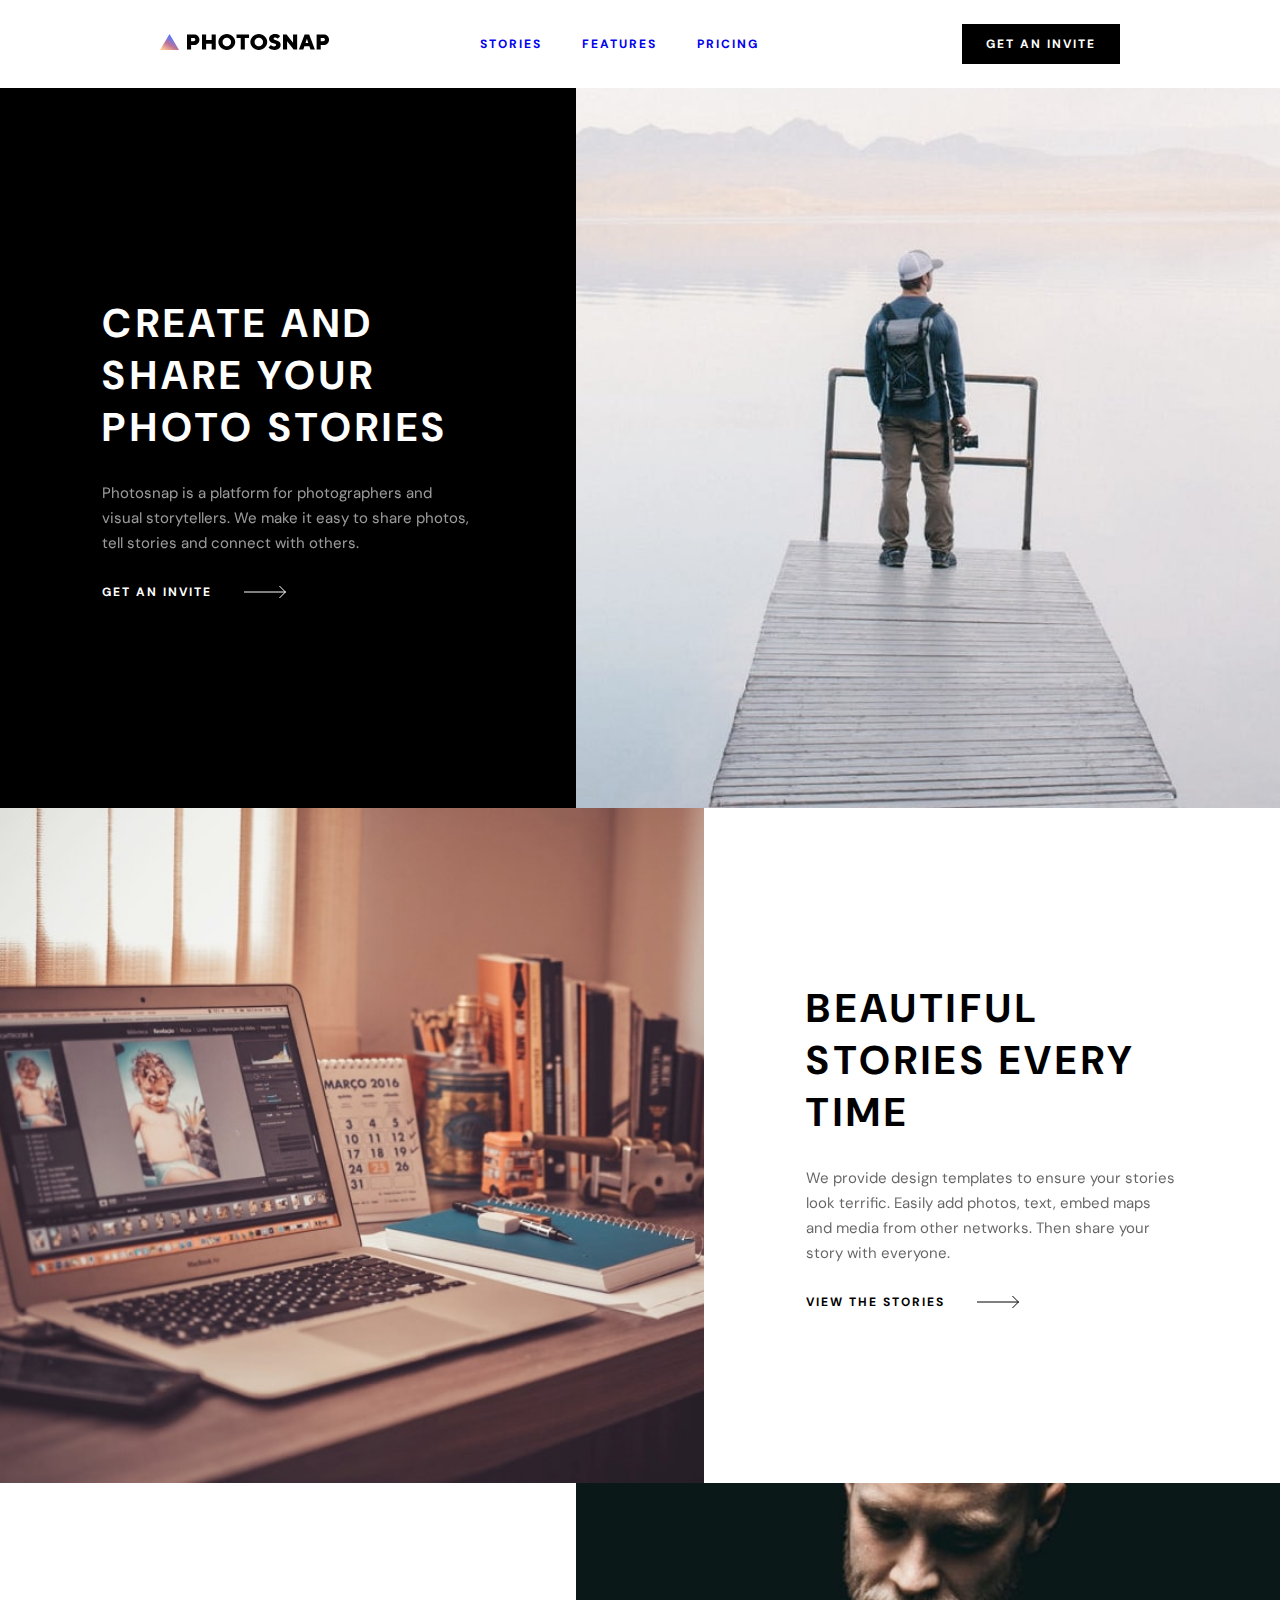
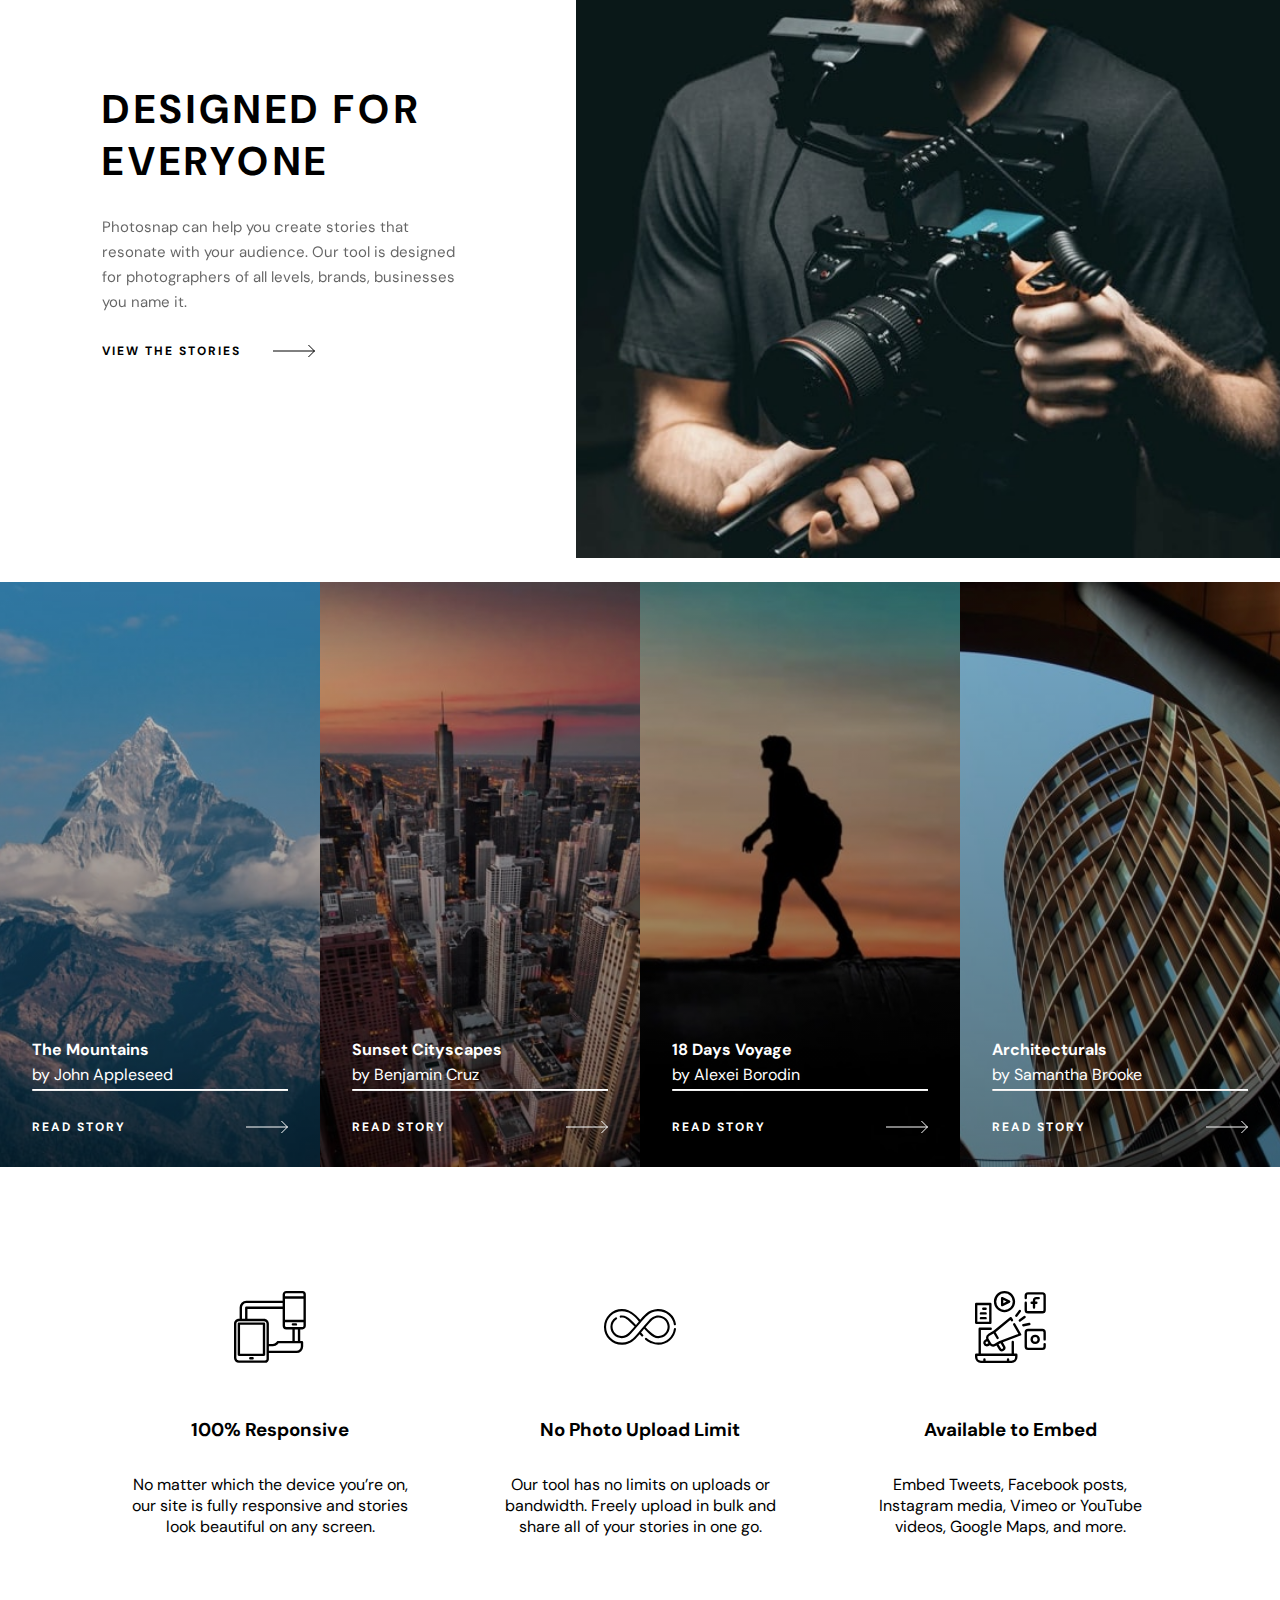
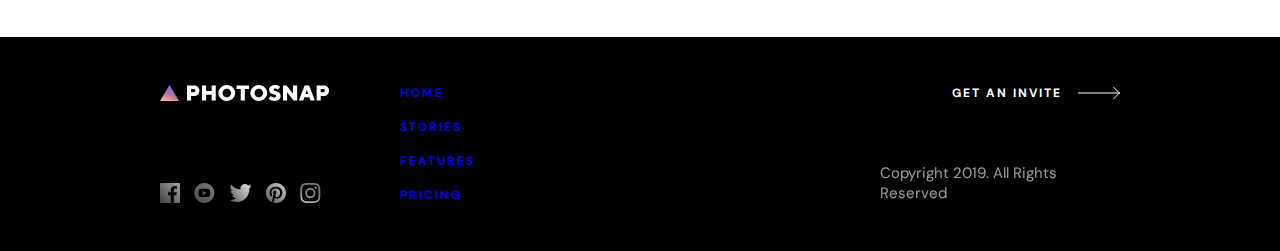
<file: index.html>
<!DOCTYPE html>
<html lang="en">
<head>
  <meta charset="UTF-8">
  <meta name="viewport" content="width=device-width, initial-scale=1.0">
  <link href="https://fonts.googleapis.com/css2?family=DM+Sans:wght@400;700&display=swap" rel="stylesheet">
  <link rel="stylesheet" href="./stylesheets/main.css">
  <link rel="icon" type="image/png" sizes="32x32" href="./assets/favicon-32x32.png">
  
  <title>Frontend Mentor | Photosnap Website Challenge</title>
</head>
<body>
  
  <header class="header">

    <div class="headerIcons">
      <a href="/index.html"><img src="./assets/shared/desktop/logo.svg" alt="Logo" class="logo"></a>
      <img src="./assets/shared/mobile/menu.svg" alt="" class="openMenu">
      <img src="./assets/shared/mobile/close.svg" alt="" class="closeMenu">
    </div>
    <div class="test">
      <nav class="nav">
        <ul class="mainNav">
          <li class="mainNavLink"><a href="/stories.html">Stories</a></li>
          <li class="mainNavLink"><a href="/features.html">Features</a></li>
          <li class="mainNavLink"><a href="/pricing.html">Pricing</a></li>
        </ul>
      </nav>
      <button class="btn1 headerBtn">Get an invite</button>
  
    </div>
    
    
    
  </header>
    <div class="sectionOne">
      <div class="heroText home-heroText">
        <h1>Create and share your photo Stories</h1>
        <p>Photosnap is a platform for photographers and visual storytellers. We make it easy to share photos, tell stories and connect with others.</p>
        <div class="link">
          <a href="#" class="btnW" >get an invite</a> 
          <img src="./assets/shared/desktop/arrowWhite.svg" alt="">
        </div>
      </div>
      <img src="/assets/home/desktop/create-and-share.jpg" alt="" class="imgOne image">
    </div>
    
    <div class="sectionTwo">
      <img src="/assets/home/desktop/beautiful-stories.jpg" alt="" class="imgHm image">
      <div class="textBox">
        <h1>Beautiful stories every time</h1>
        <p>We provide design templates to ensure your stories look terrific. Easily add photos, text, embed maps and media from other networks. Then share your story with everyone.</p>
        <div class="link">
          <a href="#" class="btnB">View the stories</a>
          <img src="./assets/shared/desktop/arrow.svg" alt="">
        </div>
      </div>
    </div>

    <div class="sectionThree">
      <div class="textBox">
        <h1>Designed for everyone</h1>
        <p>Photosnap can help you create stories that resonate with your audience. Our tool is designed for photographers of all levels, brands, businesses you name it. </p>
        <div class="link">
          <a href="#" class="btnB">View the stories</a>
          <img src="./assets/shared/desktop/arrow.svg" alt="">
        </div>
      </div>
      <img src="./assets/home/desktop/designed-for-everyone.jpg" alt="" class="imgHm image">
    </div>
    

    


  <div class="imgCards">
    <div class="imgCard imgCard1">
        <h4>The Mountains</h4>
        <p>by John Appleseed</p>
        <hr>
        <div class="link">
          <a href="#" class="btnW">Read Story</a>
          <img src="./assets/shared/desktop/arrowWhite.svg" alt="">
        </div>
    </div>
    <div class="imgCard imgCard2">
        <h4>Sunset Cityscapes</h4>
        <p>by Benjamin Cruz</p>
        <hr>
        <div class="link">
          <a href="#" class="btnW">Read Story</a>
          <img src="./assets/shared/desktop/arrowWhite.svg" alt="">
        </div>
    </div>
    <div class="imgCard imgCard3">
        <h4>18 Days Voyage</h4>
        <p>by Alexei Borodin</p>
        <hr>
        <div class="link">
          <a href="#" class="btnW">Read Story</a>
          <img src="./assets/shared/desktop/arrowWhite.svg" alt="">
        </div>
    </div>
    <div class="imgCard imgCard4">
        <h4>Architecturals</h4>
        <p>by Samantha Brooke</p>
        <hr>
        <div class="link">
          <a href="#" class="btnW">Read Story</a>
          <img src="./assets/shared/desktop/arrowWhite.svg" alt="">
        </div>
    </div>
  </div>

  <div class="featuresSection">
    <div class="responsive">    
      <img src="./assets/features/desktop/responsive.svg" alt="" class="">
    </div>
    <div class="noLimit">
      <img src="./assets/features/desktop/no-limit.svg" alt="" class="noLimit">
    </div>
    <div class="embed">
      <img src="./assets/features/desktop/embed.svg" alt="" class="embed">
    </div>

    <div class="featureRes feature">
      <h3>100% Responsive</h3>
      <p>No matter which the device you’re on, our site is fully responsive and stories look beautiful on any screen.</p>
    </div>
    <div class="featureLimit feature">
      
      <h3>No Photo Upload Limit</h3>
      <p>Our tool has no limits on uploads or bandwidth. Freely upload in bulk and share all of your stories in one go.</p>
    </div>
    <div class="featureEmbed feature">
      <h3>Available to Embed</h3>
      <p> Embed Tweets, Facebook posts, Instagram media, Vimeo or YouTube videos, Google Maps, and more.</p>
    </div>
  </div>
  
  <footer>
    <div class="logoNav">
      <img src="./assets/shared/desktop/logowhite.svg" alt="" class="logoWhite">

      <div class="socialLinks">
        <img src="./assets/shared/desktop/facebook.svg" alt="" class="facebook socialLink">
        <img src="./assets/shared/desktop/youtube.svg" alt="" class="youtube socialLink">
        <img src="./assets/shared/desktop/twitter.svg" alt="" class="twitter socialLink">
        <img src="./assets/shared/desktop/pinterest.svg" alt="" class="pinterest socialLink">
        <img src="./assets/shared/desktop/instagram.svg" alt="" class="instagram socialLink">
      </div>
    </div>
    <nav >
      <ul class="footerNav">
        <li class="footerNavLink"><a href="/index.html">Home</a></li>
        <li class="footerNavLink"><a href="/stories.html">Stories</a></li>
        <li class="footerNavLink"><a href="/features.html">Features</a></li>
        <li class="footerNavLink"><a href="/pricing.html">Pricing</a></li>
      </ul>
    </nav>
    <div class="rights">
      <div class="link spaceLink">
        <a href="#" class="btnW">get an invite</a> 
        <img src="./assets/shared/desktop/arrowWhite.svg" alt="">
      </div>
      <p>Copyright 2019. All Rights Reserved</p>
    </div>
    
  </footer>


  <script src="./main.js"></script>
</body>
</html>
</file>
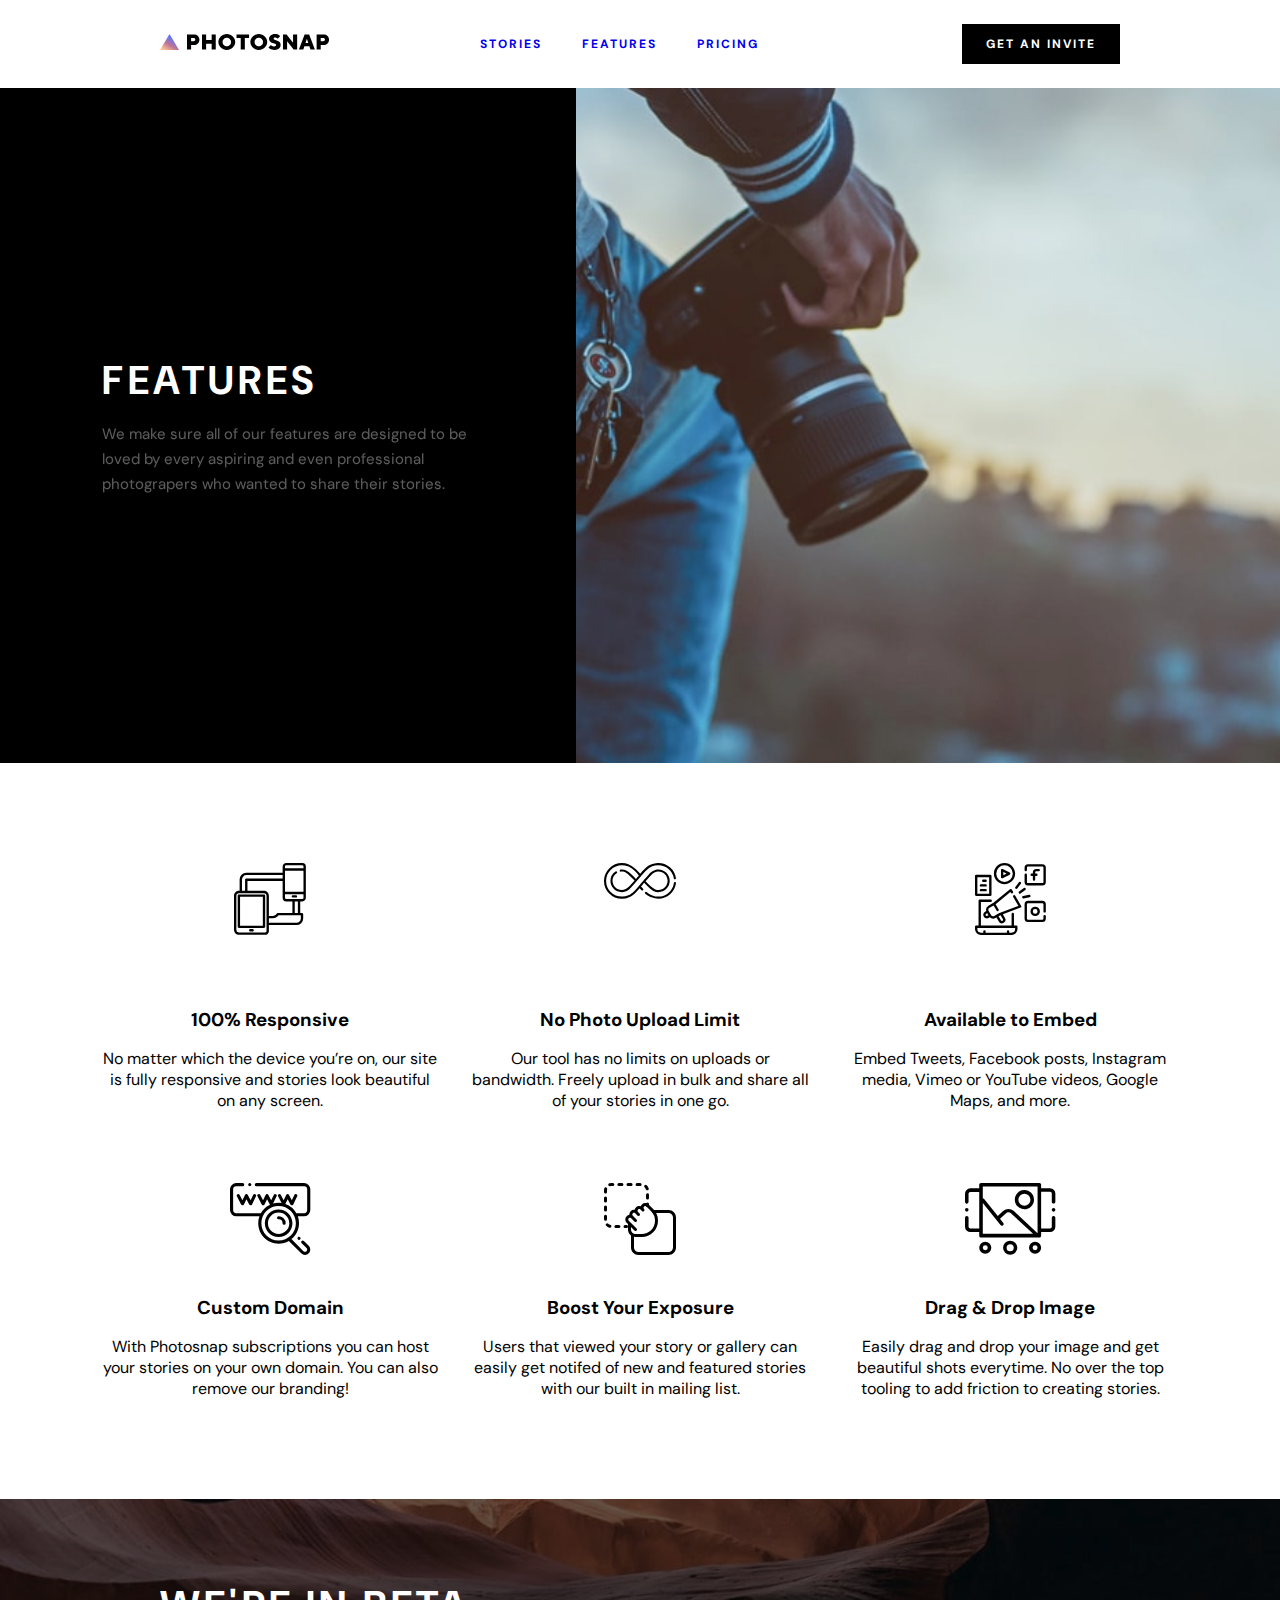
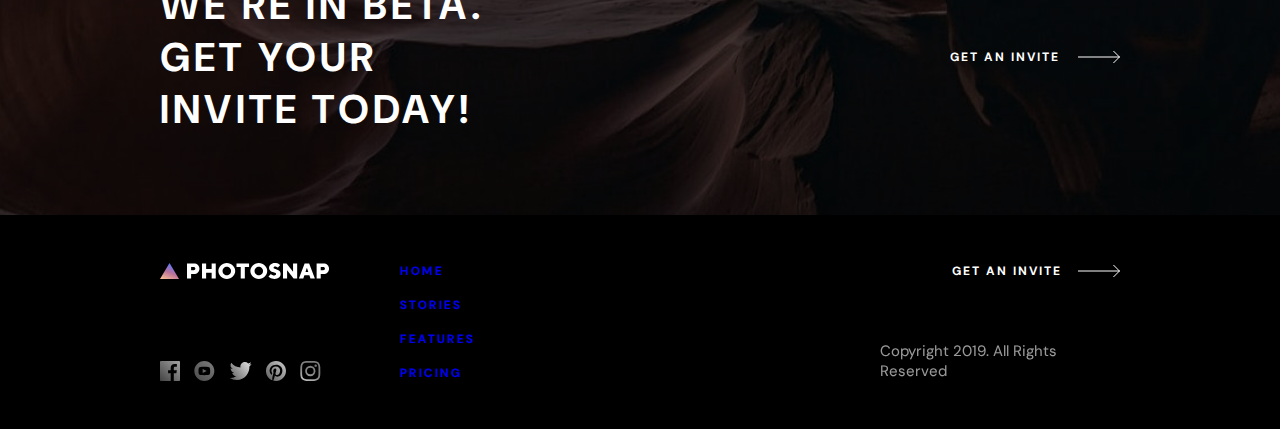
<file: features.html>
<!DOCTYPE html>
<html lang="en">
<head>
  <meta charset="UTF-8">
  <meta name="viewport" content="width=device-width, initial-scale=1.0">
  <link href="https://fonts.googleapis.com/css2?family=DM+Sans:wght@400;700&display=swap" rel="stylesheet">
  <link rel="stylesheet" href="./stylesheets/main.css">

  <link rel="icon" type="image/png" sizes="32x32" href="./assets/favicon-32x32.png">
  
  <title>Frontend Mentor | Photosnap Website Challenge</title>
</head>
<body>

  <header class="header">

    <div class="headerIcons">
      <a href="/index.html"><img src="./assets/shared/desktop/logo.svg" alt="Logo" class="logo"></a>
      <img src="./assets/shared/mobile/menu.svg" alt="" class="openMenu">
      <img src="./assets/shared/mobile/close.svg" alt="" class="closeMenu">
    </div>
    <div class="test">
      <nav class="nav">
        <ul class="mainNav">
          <li class="mainNavLink"><a href="/stories.html">Stories</a></li>
          <li class="mainNavLink"><a href="/features.html">Features</a></li>
          <li class="mainNavLink"><a href="/pricing.html">Pricing</a></li>
        </ul>
      </nav>
      <button class="btn1 headerBtn">Get an invite</button>
  
    </div>
    
    
    
  </header>

  <div class="heroFeatures hero">
    <div class="heroText features-heroText">
      <h1>Features</h1>
      <p>We make sure all of our features are designed to be loved by every aspiring and even professional photograpers who wanted to share their stories.</p>
    </div>
    <img src="./assets/features/desktop/hero.jpg" alt="" class="image imageSide imageFeatures">
  </div>

  <div class="featuredMain">
    
    <div class="responsive feature">    
      <img src="./assets/features/desktop/responsive.svg" alt="" class="">
    </div>
    <div class="noLimit feature">
      <img src="./assets/features/desktop/no-limit.svg" alt="" class="noLimit">
    </div>
    <div class="embed feature">
      <img src="./assets/features/desktop/embed.svg" alt="" class="embed">
    </div>

    <div class="featureHome featureRes">
      <h3>100% Responsive</h3>
      <p>No matter which the device you’re on, our site is fully responsive and stories look beautiful on any screen.</p>
    </div>
    <div class="featureHome featureLimit">
      
      <h3>No Photo Upload Limit</h3>
      <p>Our tool has no limits on uploads or bandwidth. Freely upload in bulk and share all of your stories in one go.</p>
    </div>
    <div class="featureHome featureEmbed">
      <h3>Available to Embed</h3>
      <p> Embed Tweets, Facebook posts, Instagram media, Vimeo or YouTube videos, Google Maps, and more.</p>
    </div>

    <div class="domain">
      <img src="./assets/features/desktop/custom-domain.svg" alt="">
    </div>
    <div class="exposure">
      <img src="./assets/features/desktop/boost-exposure.svg" alt="">
    </div>
    <div class="drag-drop">
      <img src="./assets/features/desktop/drag-drop.svg" alt="">
    </div>

    <div class="featureHome featureDomain">
      <h3>Custom Domain</h3>
      <p>With Photosnap subscriptions you can host your stories on your own domain. You can also remove our branding!</p>
    </div>
    <div class="featureHome featureExp">
      <h3>Boost Your Exposure</h3>
      <p>Users that viewed your story or gallery can easily get notifed of new and featured stories with our built in mailing list.</p>
    </div>
    <div class="featureHome featureDrag">
      <h3>Drag & Drop Image</h3>
      <p>Easily drag and drop your image and get beautiful shots everytime. No over the top tooling to add friction to creating stories.</p>
    </div>
    <!-- <div class="featureMain feature">
      <img src="./assets/features/desktop/no-limit.svg" alt="">
      <h3>100% Responsive</h3>
      <p>No matter which the device you’re on, our site is fully responsive and stories look beautiful on any screen.</p>
    </div>
    <div class="featureMain feature">
      <img src="./assets/features/desktop/embed.svg" alt="">
      <h3>No Photo Upload Limit</h3>
      <p>Our tool has no limits on uploads or bandwidth. Freely upload in bulk and share all of your stories in one go.</p>
    </div>
    <div class="featureMain feature">
      <img src="./assets/features/desktop/responsive.svg" alt="">
      <h3>Available to Embed</h3>
      <p> Embed Tweets, Facebook posts, Instagram media, Vimeo or YouTube videos, Google Maps, and more.</p>
    </div>
    <div class="featureMain feature">
      <img src="./assets/features/desktop/custom-domain.svg" alt="">
      <h3>Custom Domain</h3>
      <p>With Photosnap subscriptions you can host your stories on your own domain. You can also remove our branding!</p>
    </div>
    <div class="featureMain feature">
      <img src="./assets/features/desktop/boost-exposure.svg" alt="">
      <h3>Boost Your Exposure</h3>
      <p>Users that viewed your story or gallery can easily get notifed of new and featured stories with our built in mailing list.</p>
    </div>
    <div class="featureMain feature">
      <img src="./assets/features/desktop/drag-drop.svg" alt="">
      <h3>Drag & Drop Image</h3>
      <p>Easily drag and drop your image and get beautiful shots everytime. No over the top tooling to add friction to creating stories.</p>
    </div> -->
  </div>

  <div class="footerBanner">
    <h1>We're in Beta. Get your invite today!</h1>
    <div class="link bannerLink">
      <a href="#" class="btnW" >get an invite</a> 
      <img src="./assets/shared/desktop/arrowWhite.svg" alt="">
    </div>
  </div>

  <footer>
    <div class="logoNav">
      <img src="./assets/shared/desktop/logowhite.svg" alt="" class="logoWhite">

      <div class="socialLinks">
        <img src="./assets/shared/desktop/facebook.svg" alt="" class="facebook socialLink">
        <img src="./assets/shared/desktop/youtube.svg" alt="" class="youtube socialLink">
        <img src="./assets/shared/desktop/twitter.svg" alt="" class="twitter socialLink">
        <img src="./assets/shared/desktop/pinterest.svg" alt="" class="pinterest socialLink">
        <img src="./assets/shared/desktop/instagram.svg" alt="" class="instagram socialLink">
      </div>
    </div>
    <nav >
      <ul class="footerNav">
        <li class="footerNavLink"><a href="/index.html">Home</a></li>
        <li class="footerNavLink"><a href="/stories.html">Stories</a></li>
        <li class="footerNavLink"><a href="/features.html">Features</a></li>
        <li class="footerNavLink"><a href="/pricing.html">Pricing</a></li>
      </ul>
    </nav>
    <div class="rights">
      <div class="link spaceLink">
        <a href="#" class="btnW">get an invite</a> 
        <img src="./assets/shared/desktop/arrowWhite.svg" alt="">
      </div>
      <p>Copyright 2019. All Rights Reserved</p>
    </div>
    
  </footer>


  <script src="./main.js"></script>
</body>
</html>
</file>
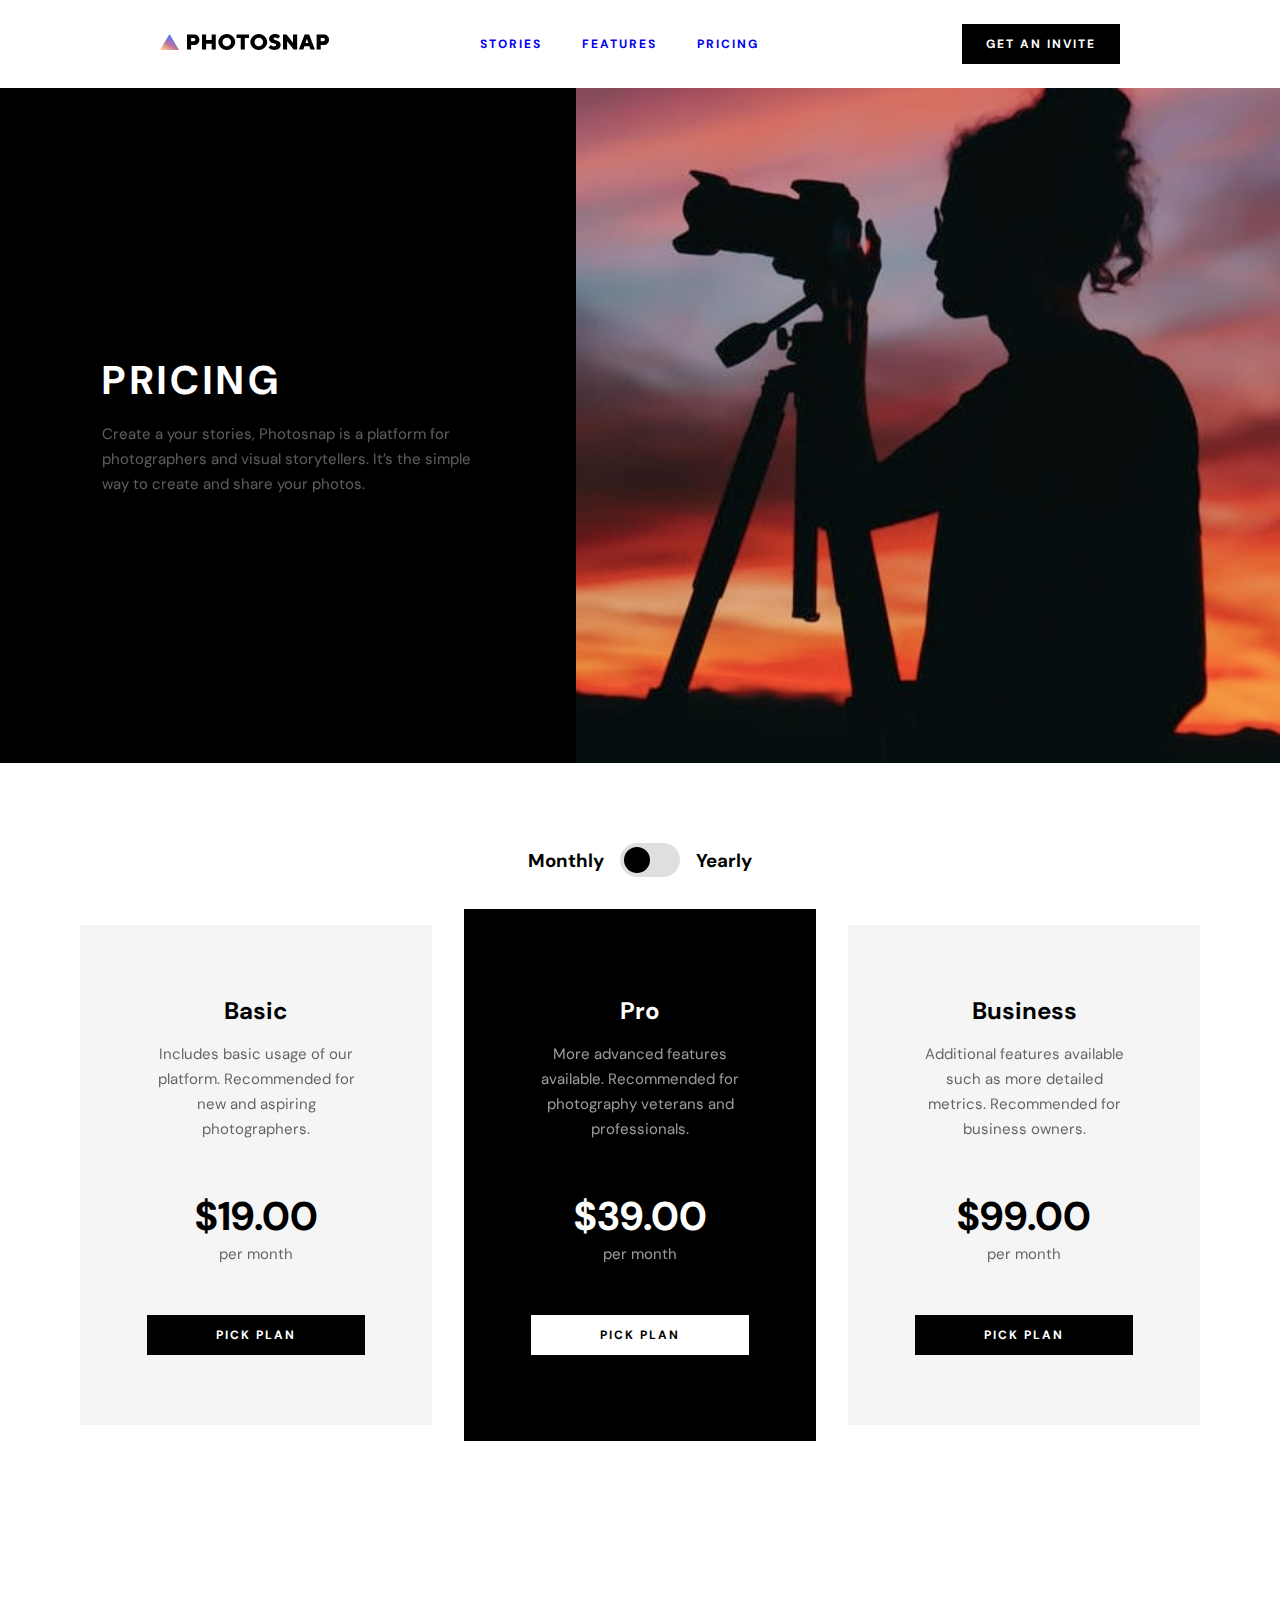
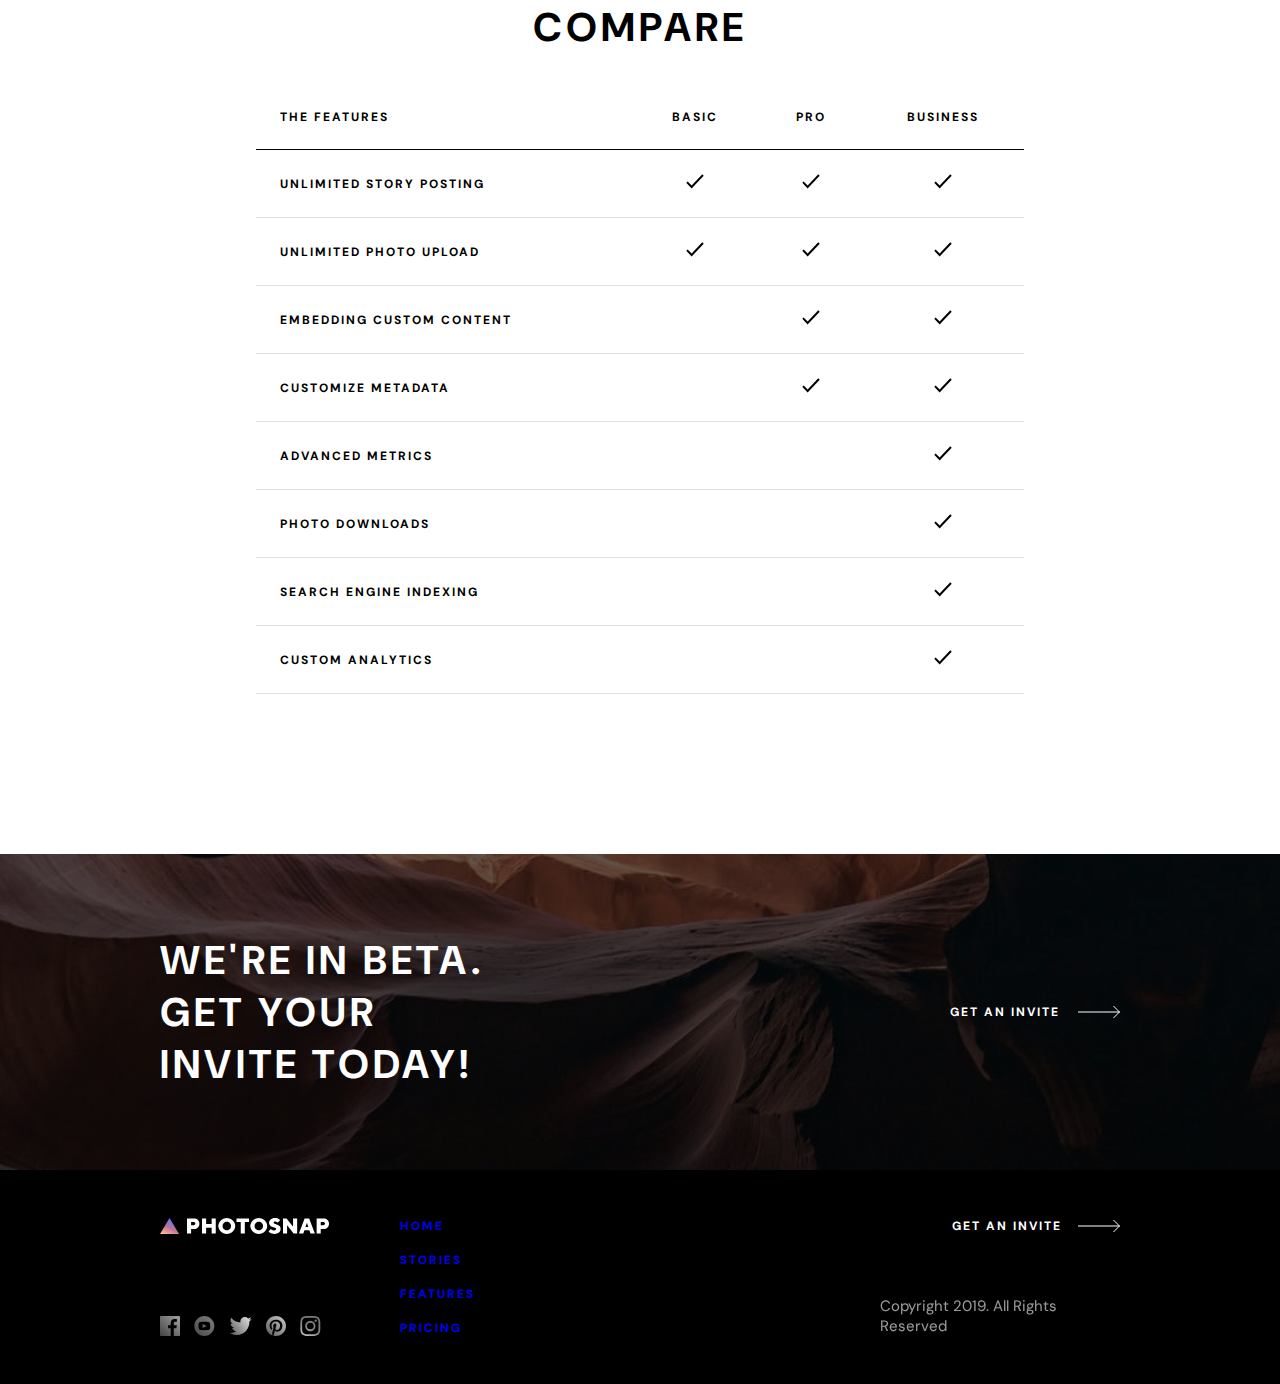
<file: pricing.html>
<!DOCTYPE html>
<html lang="en">
<head>
  <meta charset="UTF-8">
  <meta name="viewport" content="width=device-width, initial-scale=1.0">
  <link href="https://fonts.googleapis.com/css2?family=DM+Sans:wght@400;700&display=swap" rel="stylesheet">
  <link rel="stylesheet" href="./stylesheets/main.css">

  <link rel="icon" type="image/png" sizes="32x32" href="./assets/favicon-32x32.png">
  
  <title>Frontend Mentor | Photosnap Website Challenge</title>
</head>
<body>
  <header class="header">

    <div class="headerIcons">
      <a href="/index.html"><img src="./assets/shared/desktop/logo.svg" alt="Logo" class="logo"></a>
      <img src="./assets/shared/mobile/menu.svg" alt="" class="openMenu">
      <img src="./assets/shared/mobile/close.svg" alt="" class="closeMenu">
    </div>
    <div class="test">
      <nav class="nav">
        <ul class="mainNav">
          <li class="mainNavLink"><a href="/stories.html">Stories</a></li>
          <li class="mainNavLink"><a href="/features.html">Features</a></li>
          <li class="mainNavLink"><a href="/pricing.html">Pricing</a></li>
        </ul>
      </nav>
      <button class="btn1 headerBtn">Get an invite</button>
  
    </div>
    
    
    
  </header>

  <div class="heroPricing hero">
    <div class="heroText pricing-heroText">
      <h1>Pricing</h1>
      <p>Create a your stories, Photosnap is a platform for photographers and visual storytellers. It’s the simple way to create and share your photos.</p>
    </div>
    <img src="./assets/pricing/desktop/hero.jpg" alt="" class="image imageSide">
  </div>

  <div class="pricing">
    <div class="priceHead">
      <h3>Monthly</h3>
      <label class="switch">
        <input type="checkbox"  id='checkbox'>
        <span class="slider round"></span>
      </label>
      <h3>Yearly</h3>
    </div>
    <div class="pricingCards">
      <div class="pricingB price1 priceCard">
        <h2>Basic</h2>
        <p>Includes basic usage of our platform. Recommended for new and aspiring photographers.</p>
        <div class="charge plan1">
          <h1>$19.00</h1>
          <p>per month</p>
        </div>
        
        <button class="btn1">Pick Plan</button>
      </div>
      <div class="pricingPro priceCard">
        <h2>Pro</h2>
        <p>More advanced features available. Recommended for photography veterans and professionals.</p>
        <div class="charge plan2">
          <h1>$39.00</h1>
          <p>per month</p>
        </div>
       
        <button class="btn2">Pick Plan</button>
      </div>
      <div class="pricingB price2 priceCard">
        <h2>Business</h2>
        <p>Additional features available such as more detailed metrics. Recommended for business owners.</p>
        <div class="charge plan3">
          <h1>$99.00</h1>
          <p>per month</p>
        </div>
        
        <button class="btn1">Pick Plan</button>
      </div>
    </div>
    
  </div>

  <div class="comparison">
    <h2>Compare</h2>

    <table>
      <tr>
        <th class="featureHead">The Features</th>
        <th>Basic</th>
        <th>Pro</th>
        <th>Business</th>
      </tr>
      <tr>
        <td>Unlimited Story Posting</td>
        <td class="mark"><img src="./assets/pricing/desktop/check.svg" alt=""></td>
        <td class="mark"><img src="./assets/pricing/desktop/check.svg" alt=""></td>
        <td class="mark"><img src="./assets/pricing/desktop/check.svg" alt=""></td>
      </tr>
      <tr>
        <td>Unlimited Photo Upload</td>
        <td class="mark"><img src="./assets/pricing/desktop/check.svg" alt=""></td>
        <td class="mark"><img src="./assets/pricing/desktop/check.svg" alt=""></td>
        <td class="mark"><img src="./assets/pricing/desktop/check.svg" alt=""></td>
      </tr>
      <tr>
        <td>Embedding Custom Content</td>
        <td></td>
        <td class="mark"><img src="./assets/pricing/desktop/check.svg" alt=""></td>
        <td class="mark"><img src="./assets/pricing/desktop/check.svg" alt=""></td>
      </tr>
      <tr>
        <td>Customize Metadata</td>
        <td></td>
        <td class="mark"><img src="./assets/pricing/desktop/check.svg" alt=""></td>
        <td class="mark"><img src="./assets/pricing/desktop/check.svg" alt=""></td>
      </tr>
      <tr>
        <td>Advanced Metrics</td>
        <td></td>
        <td></td>
        <td class="mark"><img src="./assets/pricing/desktop/check.svg" alt=""></td>
      </tr>
      <tr>
        <td>Photo Downloads</td>
        <td></td>
        <td></td>
        <td class="mark"><img src="./assets/pricing/desktop/check.svg" alt=""></td>
      </tr>
      <tr>
        <td>Search Engine Indexing</td>
        <td></td>
        <td></td>
        <td class="mark"><img src="./assets/pricing/desktop/check.svg" alt=""></td>
      </tr>
      <tr>
        <td>Custom Analytics</td>
        <td></td>
        <td></td>
        <td class="mark"><img src="./assets/pricing/desktop/check.svg" alt=""></td>
      </tr>
    </table>
  </div>
 
  <div class="footerBanner">
    <h1>We're in Beta. Get your invite today!</h1>
    <div class="link bannerLink">
      <a href="#" class="btnW">get an invite</a>  
      <img src="./assets/shared/desktop/arrowWhite.svg" alt="">
    </div>
  </div>

  <footer>
    <div class="logoNav">
      <img src="./assets/shared/desktop/logowhite.svg" alt="" class="logoWhite">

      <div class="socialLinks">
        <img src="./assets/shared/desktop/facebook.svg" alt="" class="facebook socialLink">
        <img src="./assets/shared/desktop/youtube.svg" alt="" class="youtube socialLink">
        <img src="./assets/shared/desktop/twitter.svg" alt="" class="twitter socialLink">
        <img src="./assets/shared/desktop/pinterest.svg" alt="" class="pinterest socialLink">
        <img src="./assets/shared/desktop/instagram.svg" alt="" class="instagram socialLink">
      </div>
    </div>
    <nav >
      <ul class="footerNav">
        <li class="footerNavLink"><a href="/index.html">Home</a></li>
        <li class="footerNavLink"><a href="/stories.html">Stories</a></li>
        <li class="footerNavLink"><a href="/features.html">Features</a></li>
        <li class="footerNavLink"><a href="/pricing.html">Pricing</a></li>
      </ul>
    </nav>
    <div class="rights">
      <div class="link spaceLink">
        <a href="#" class="btnW">get an invite</a> 
        <img src="./assets/shared/desktop/arrowWhite.svg" alt="">
      </div>
      <p>Copyright 2019. All Rights Reserved</p>
    </div>
    
  </footer>

  
  
  
  

  

    <!-- Monthly
  Yearly

  Basic
  
   
  $190.00 per year
  

  Pro
  
  per month
  $390.00 per year
  Pick Plan

  
  
   per month
  $990.00 per year
  Pick Plan -->

  <script src="./main.js"></script>
</body>
</html>
</file>
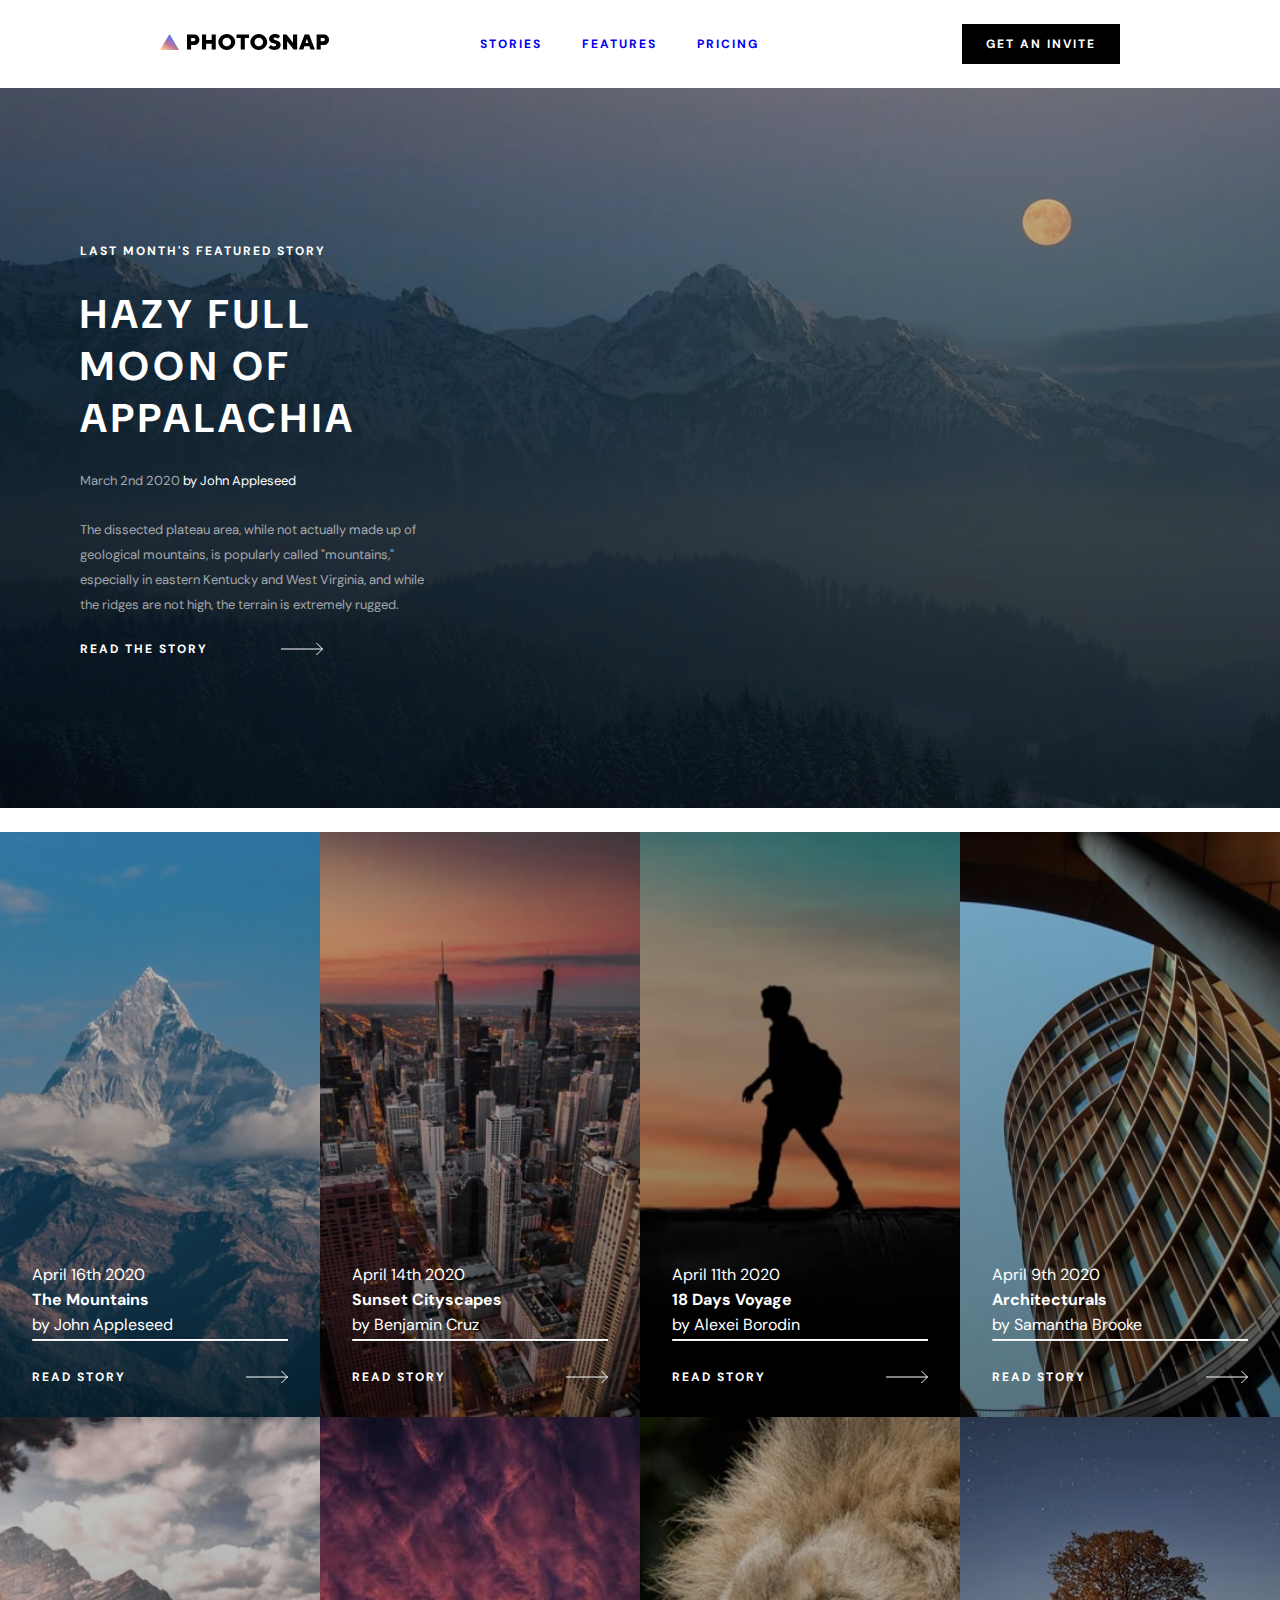
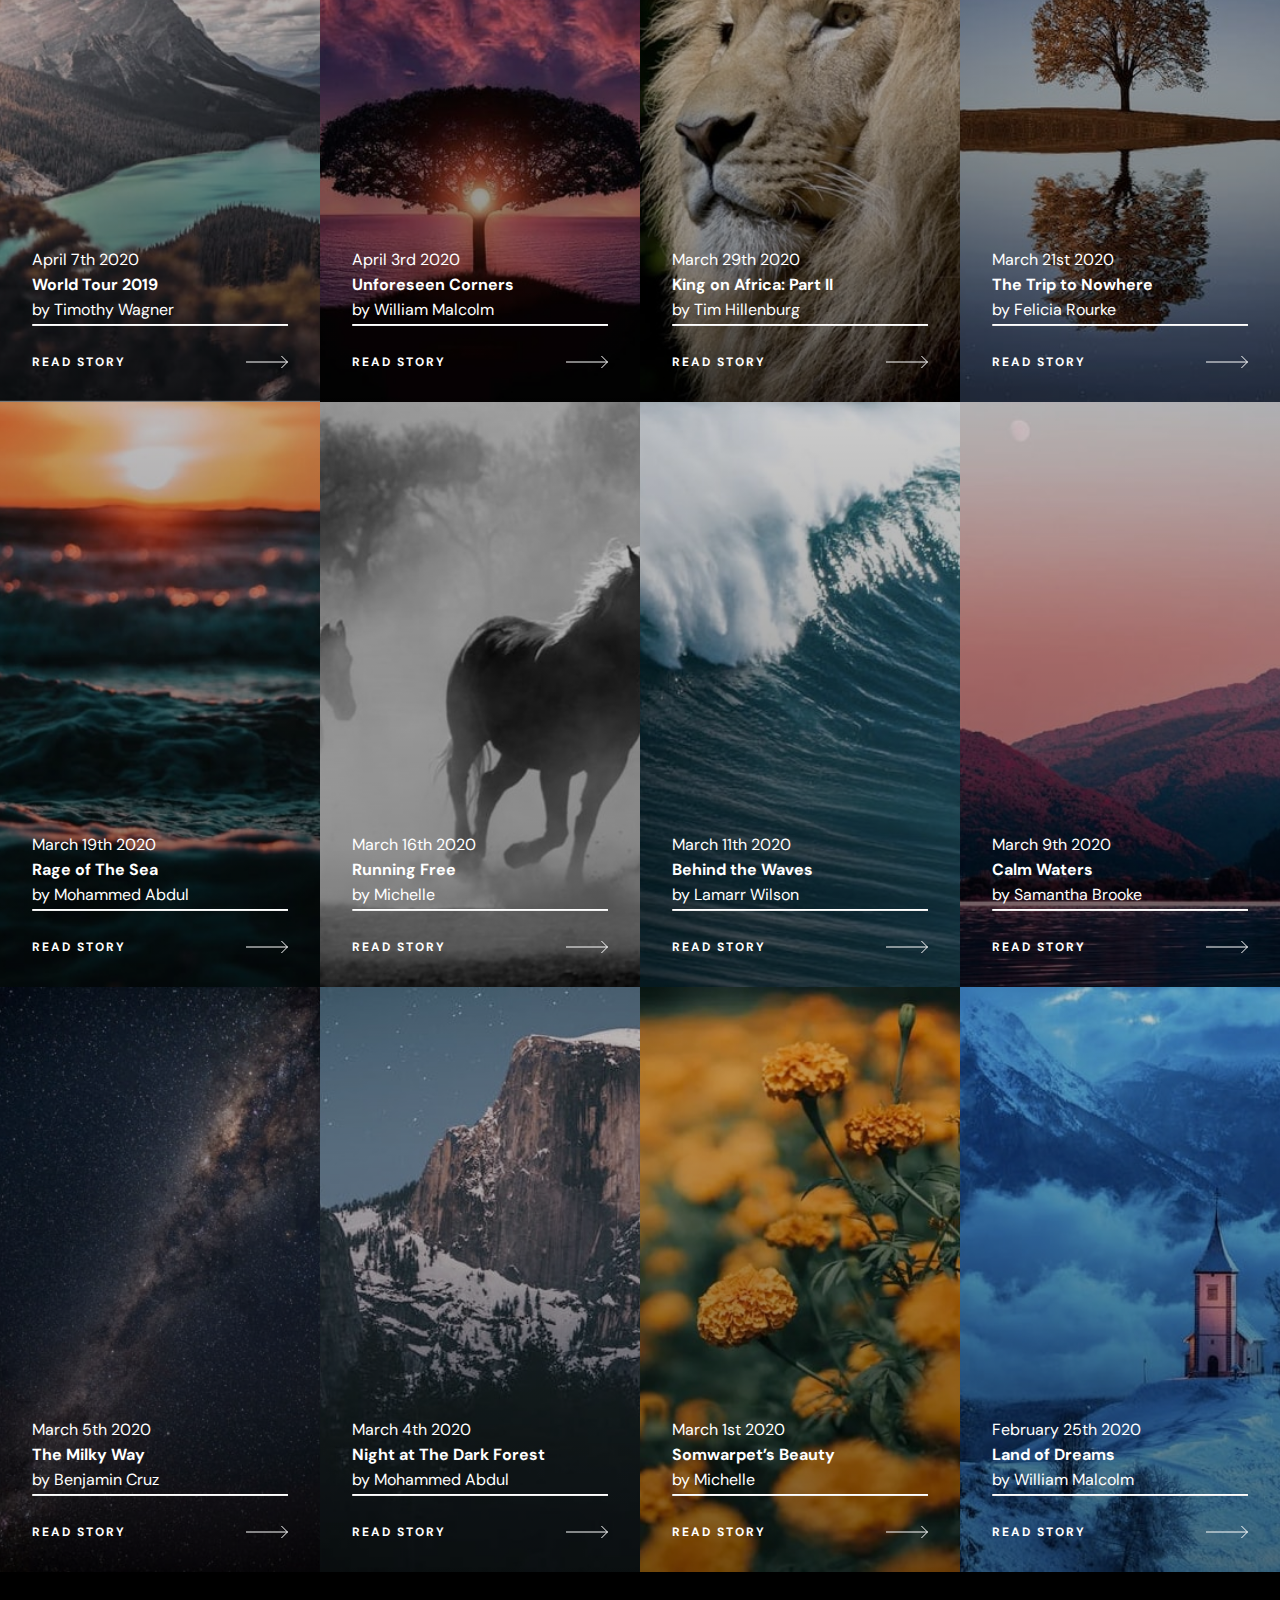
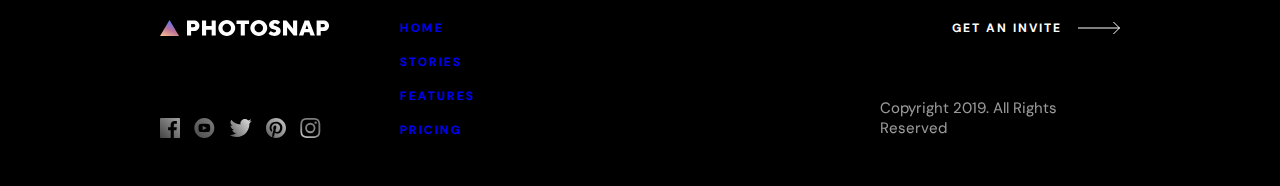
<file: stories.html>
<!DOCTYPE html>
<html lang="en">
<head>
  <meta charset="UTF-8">
  <meta name="viewport" content="width=device-width, initial-scale=1.0">
  <link href="https://fonts.googleapis.com/css2?family=DM+Sans:wght@400;700&display=swap" rel="stylesheet">
  <link rel="stylesheet" href="./stylesheets/main.css">

  <link rel="icon" type="image/png" sizes="32x32" href="./assets/favicon-32x32.png">
  
  <title>Frontend Mentor | Photosnap Website Challenge</title>
</head>
<body>

  <header class="header">

    <div class="headerIcons">
      <a href="/index.html"><img src="./assets/shared/desktop/logo.svg" alt="Logo" class="logo"></a>
      <img src="./assets/shared/mobile/menu.svg" alt="" class="openMenu">
      <img src="./assets/shared/mobile/close.svg" alt="" class="closeMenu">
    </div>
    <div class="test">
      <nav class="nav">
        <ul class="mainNav">
          <li class="mainNavLink"><a href="/stories.html">Stories</a></li>
          <li class="mainNavLink"><a href="/features.html">Features</a></li>
          <li class="mainNavLink"><a href="/pricing.html">Pricing</a></li>
        </ul>
      </nav>
      <button class="btn1 headerBtn">Get an invite</button>
  
    </div>
    
    
    
  </header>

  <div class="heroStories">
    <div class="bgHero">
      <!-- <img src="./assets/stories/desktop/moon-of-appalacia.jpg" alt=""> -->
    </div>
    <div class="storiesHeroText">
      <p class="featured">Last month's featured story</p>
      <h1 class="storyTitle">Hazy full moon of Appalachia</h1>
      <p class="titleDate"> March 2nd 2020 <span> by John Appleseed</span></p>
      <p class="storyDescription">The dissected plateau area, while not actually made up of geological mountains, is popularly called "mountains," especially in eastern Kentucky and West Virginia, and while the ridges are not high, the terrain is extremely rugged.</p>
      <div class="link spaceLink">
        <a href="#" class="btnW">Read the Story</a>
        <img src="./assets/shared/desktop/arrowWhite.svg" alt="">
      </div>
    </div>
    
  </div>

  <div class="imgCards">
    
    <div class="imgCard imgCard1">
      <p class="imgDate">April 16th 2020</p>
      <h4>The Mountains</h4>
      <p>by John Appleseed</p>
      <hr>
      <div class="link">
        <a href="#" class="btnW">Read Story</a>
        <img src="./assets/shared/desktop/arrowWhite.svg" alt="">
      </div>
    </div>
    <div class="imgCard imgCard2">
      <p class="imgDate">April 14th 2020</p>
      <h4>Sunset Cityscapes</h4>
      <p>by Benjamin Cruz</p>
      <hr>
      <div class="link">
        <a href="#" class="btnW">Read Story</a>
        <img src="./assets/shared/desktop/arrowWhite.svg" alt="">
      </div>
    </div>
    <div class="imgCard imgCard3">
      <p class="imgDate">April 11th 2020</p>
      <h4>18 Days Voyage</h4>
      <p>by Alexei Borodin</p>
      <hr>
      <div class="link">
        <a href="#" class="btnW">Read Story</a>
        <img src="./assets/shared/desktop/arrowWhite.svg" alt="">
      </div>
    </div>
    <div class="imgCard imgCard4">
      <p class="imgDate">April 9th 2020</p>
      <h4>Architecturals</h4>
      <p>by Samantha Brooke</p>
      <hr>
      <div class="link">
        <a href="#" class="btnW">Read Story</a>
        <img src="./assets/shared/desktop/arrowWhite.svg" alt="">
      </div>
    </div>
    <div class="imgCard imgCard5">
      <p class="imgDate">April 7th 2020</p>
      <h4>World Tour 2019</h4>
      <p>by Timothy Wagner</p>
      <hr>
      <div class="link">
        <a href="#" class="btnW">Read Story</a>
        <img src="./assets/shared/desktop/arrowWhite.svg" alt="">
      </div>
    </div>
    <div class="imgCard imgCard6">
      <p class="imgDate">April 3rd 2020</p>
      <h4>Unforeseen Corners</h4>
      <p>by William Malcolm</p>
      <hr>
      <div class="link">
        <a href="#" class="btnW">Read Story</a>
        <img src="./assets/shared/desktop/arrowWhite.svg" alt="">
      </div>
    </div>
    <div class="imgCard imgCard7">
      <p class="imgDate">March 29th 2020</p>
      <h4>King on Africa: Part II</h4>
      <p>by Tim Hillenburg</p>
      <hr>
      <div class="link">
        <a href="#" class="btnW">Read Story</a>
        <img src="./assets/shared/desktop/arrowWhite.svg" alt="">
      </div>
    </div>
    <div class="imgCard imgCard8">
      <p class="imgDate">March 21st 2020</p>
      <h4>The Trip to Nowhere</h4>
      <p>by Felicia Rourke</p>
      <hr>
      <div class="link">
        <a href="#" class="btnW">Read Story</a>
        <img src="./assets/shared/desktop/arrowWhite.svg" alt="">
      </div>
    </div>

    <div class="imgCard imgCard9">
      <p class="imgDate">March 19th 2020</p>
      <h4>Rage of The Sea</h4>
      <p>by Mohammed Abdul</p>
      <hr>
      <div class="link">
        <a href="#" class="btnW">Read Story</a>
        <img src="./assets/shared/desktop/arrowWhite.svg" alt="">
      </div>
    </div>
    <div class="imgCard imgCard10">
      <p class="imgDate">March 16th 2020</p>
      <h4>Running Free</h4>
      <p>by Michelle</p>
      <hr>
      <div class="link">
        <a href="#" class="btnW">Read Story</a>
        <img src="./assets/shared/desktop/arrowWhite.svg" alt="">
      </div>
    </div>
    <div class="imgCard imgCard11">
      <p class="imgDate">March 11th 2020</p>
      <h4>Behind the Waves</h4>
      <p>by Lamarr Wilson</p>
      <hr>
      <div class="link">
        <a href="#" class="btnW">Read Story</a>
        <img src="./assets/shared/desktop/arrowWhite.svg" alt="">
      </div>
    </div>
    <div class="imgCard imgCard12">
      <p class="imgDate">March 9th 2020</p>
      <h4>Calm Waters</h4>
      <p>by Samantha Brooke</p>
      <hr>
      <div class="link">
        <a href="#" class="btnW">Read Story</a>
        <img src="./assets/shared/desktop/arrowWhite.svg" alt="">
      </div>
    </div>

    <div class="imgCard imgCard13" >
      <p class="imgDate">March 5th 2020</p>
      <h4>The Milky Way</h4>
      <p>by Benjamin Cruz</p>
      <hr>
      <div class="link">
        <a href="#" class="btnW">Read Story</a>
        <img src="./assets/shared/desktop/arrowWhite.svg" alt="">
      </div>
    </div>
    <div class="imgCard imgCard14">
      <p class="imgDate">March 4th 2020</p>
      <h4>Night at The Dark Forest</h4>
      <p>by  Mohammed Abdul</p>
      <hr>
      <div class="link">
        <a href="#" class="btnW">Read Story</a>
        <img src="./assets/shared/desktop/arrowWhite.svg" alt="">
      </div>
    </div>
    <div class="imgCard imgCard15">
      <p class="imgDate">March 1st 2020</p>
      <h4>Somwarpet’s Beauty</h4>
      <p>by Michelle</p>
      <hr>
      <div class="link">
        <a href="#" class="btnW">Read Story</a>
        <img src="./assets/shared/desktop/arrowWhite.svg" alt="">
      </div>
    </div>
    <div class="imgCard imgCard16">
      <p class="imgDate">February 25th 2020</p>
      <h4>Land of Dreams</h4>
      <p>by William Malcolm</p>
      <hr>
      <div class="link">
        <a href="#" class="btnW">Read Story</a>
        <img src="./assets/shared/desktop/arrowWhite.svg" alt="">
      </div>
    </div>

  </div>

  <footer>
    <div class="logoNav">
      <img src="./assets/shared/desktop/logowhite.svg" alt="" class="logoWhite">

      <div class="socialLinks">
        <img src="./assets/shared/desktop/facebook.svg" alt="" class="facebook socialLink">
        <img src="./assets/shared/desktop/youtube.svg" alt="" class="youtube socialLink">
        <img src="./assets/shared/desktop/twitter.svg" alt="" class="twitter socialLink">
        <img src="./assets/shared/desktop/pinterest.svg" alt="" class="pinterest socialLink">
        <img src="./assets/shared/desktop/instagram.svg" alt="" class="instagram socialLink">
      </div>
    </div>
    <nav >
      <ul class="footerNav">
        <li class="footerNavLink"><a href="/index.html">Home</a></li>
        <li class="footerNavLink"><a href="/stories.html">Stories</a></li>
        <li class="footerNavLink"><a href="/features.html">Features</a></li>
        <li class="footerNavLink"><a href="/pricing.html">Pricing</a></li>
      </ul>
    </nav>
    <div class="rights">
      <div class="link spaceLink">
        <a href="#" class="btnW">get an invite</a> 
        <img src="./assets/shared/desktop/arrowWhite.svg" alt="">
      </div>
      <p>Copyright 2019. All Rights Reserved</p>
    </div>
    
  </footer>





  <!-- Stories
  
  
  
  Read Story

  
  
  
  Read Story

  
  
  
  Read Story

  
  
  
  Read Story

  Home
  Stories
  Features
  Pricing

  Get an invite

  Copyright 2019. All Rights Reserved -->
    <script src="./main.js"></script>
</body>
</html>
</file>
<file: stylesheets/main.css>
/**
 * Set up a decent box model on the root element
//  */
* {
  margin: 0;
  padding: 0;
  -webkit-box-sizing: border-box;
          box-sizing: border-box;
  font-family: 'DM Sans', sans-serif;
  overflow-x: hidden;
}

ul {
  list-style-type: none;
}

a, button, li {
  cursor: pointer;
}

a {
  text-decoration: none;
}

.image {
  width: 100%;
  -o-object-position: center;
     object-position: center;
  -o-object-fit: cover;
     object-fit: cover;
}

.link {
  display: -webkit-box;
  display: -ms-flexbox;
  display: flex;
  -webkit-box-align: center;
      -ms-flex-align: center;
          align-items: center;
}

.spaceLink {
  width: 70%;
  display: -webkit-box;
  display: -ms-flexbox;
  display: flex;
  -webkit-box-pack: justify;
      -ms-flex-pack: justify;
          justify-content: space-between;
}

.bannerLink {
  width: 170px;
  display: -webkit-box;
  display: -ms-flexbox;
  display: flex;
  -webkit-box-pack: justify;
      -ms-flex-pack: justify;
          justify-content: space-between;
}

.openMenu, .closeMenu {
  cursor: pointer;
}

/**
 * Basic typography style for copy text
 */
header {
  margin: 0 auto;
  width: 100%;
  display: -ms-grid;
  display: grid;
  -ms-grid-columns: 1fr 2fr;
      grid-template-columns: 1fr 2fr;
  padding: 1.5rem 10rem;
}

header .headerIcons {
  -ms-flex-item-align: center;
      -ms-grid-row-align: center;
      align-self: center;
}

header .headerIcons .openMenu, header .headerIcons .closeMenu {
  display: none;
  padding: 1rem;
}

header .test {
  display: -webkit-box;
  display: -ms-flexbox;
  display: flex;
  -webkit-box-pack: justify;
      -ms-flex-pack: justify;
          justify-content: space-between;
  -webkit-box-align: center;
      -ms-flex-align: center;
          align-items: center;
}

.mainNav {
  display: -webkit-box;
  display: -ms-flexbox;
  display: flex;
  gap: 2.5rem;
}

.mainNav .mainNavLink {
  text-transform: uppercase;
  font-size: 12px;
  letter-spacing: 2px;
  font-weight: 700;
  color: #000;
  -webkit-transition: 0.4s;
  transition: 0.4s;
}

.mainNav .mainNavLink:hover, .mainNav .mainNavLink:active, .mainNav .mainNavLink:focus {
  opacity: 0.3;
}

.mainNav .mainNavLink a:visited {
  color: #000;
}

@media (max-width: 1000px) {
  header {
    padding: 1.75rem 2.5rem;
  }
  header .mainNav {
    gap: 2rem;
  }
}

@media (max-width: 850px) {
  header {
    padding: 1.75rem 2.5rem;
    display: block;
  }
  header .headerIcons {
    display: -webkit-box;
    display: -ms-flexbox;
    display: flex;
    -webkit-box-pack: justify;
        -ms-flex-pack: justify;
            justify-content: space-between;
    -webkit-box-align: center;
        -ms-flex-align: center;
            align-items: center;
  }
  header .headerIcons .openMenu {
    display: block;
  }
  header .test, header .nav {
    width: 100%;
  }
  header .test {
    max-height: 0px;
    overflow: hidden;
    visibility: hidden;
    -webkit-transition: all 0.5s ease;
    transition: all 0.5s ease;
    position: absolute;
    top: 72px;
    right: 0;
    left: 0;
    background-color: #fff;
    padding: 0 2.5rem;
  }
  header .test.open {
    visibility: visible;
  }
  header .mainNav, header .test {
    display: block;
    margin: 0;
  }
  header .mainNav {
    border-bottom: 1px solid #dfdfdf;
  }
  header .mainNavLink {
    padding: 1.5rem 1rem;
    font-size: 15px;
    font-weight: 700;
    letter-spacing: 2.5px;
    text-align: center;
  }
  header .headerBtn {
    width: 100%;
    margin: 1.5rem 0;
  }
}

footer {
  background-color: #000;
  padding: 3rem 10rem;
  width: 100%;
  display: -ms-grid;
  display: grid;
  -ms-grid-columns: 1fr 50% 1fr;
      grid-template-columns: 1fr 50% 1fr;
}

footer .logoNav {
  display: -webkit-box;
  display: -ms-flexbox;
  display: flex;
  -webkit-box-orient: vertical;
  -webkit-box-direction: normal;
      -ms-flex-direction: column;
          flex-direction: column;
  -webkit-box-align: start;
      -ms-flex-align: start;
          align-items: flex-start;
  -webkit-box-pack: justify;
      -ms-flex-pack: justify;
          justify-content: space-between;
}

footer .logoNav .socialLinks {
  display: -webkit-box;
  display: -ms-flexbox;
  display: flex;
  gap: 0.875rem;
}

footer .logoNav .socialLinks .socialLink {
  cursor: pointer;
  -webkit-filter: grayscale(100%);
          filter: grayscale(100%);
  -webkit-transition: 0.25s;
  transition: 0.25s;
}

footer .logoNav .socialLinks .socialLink:hover {
  -webkit-filter: grayscale(0%);
          filter: grayscale(0%);
}

footer .footerNav {
  display: -webkit-box;
  display: -ms-flexbox;
  display: flex;
  -webkit-box-orient: vertical;
  -webkit-box-direction: normal;
      -ms-flex-direction: column;
          flex-direction: column;
  gap: 1.125rem;
}

footer .footerNav .footerNavLink {
  text-transform: uppercase;
  font-size: 12px;
  letter-spacing: 2px;
  font-weight: 700;
  color: #fff;
  -webkit-transition: 0.4s;
  transition: 0.4s;
}

footer .footerNav .footerNavLink:hover, footer .footerNav .footerNavLink:active, footer .footerNav .footerNavLink:focus {
  opacity: 0.3;
}

footer .footerNav .footerNavLink a:visited {
  color: #fff;
}

footer .rights {
  display: -webkit-box;
  display: -ms-flexbox;
  display: flex;
  -webkit-box-orient: vertical;
  -webkit-box-direction: normal;
      -ms-flex-direction: column;
          flex-direction: column;
  -webkit-box-pack: justify;
      -ms-flex-pack: justify;
          justify-content: space-between;
  -webkit-box-align: end;
      -ms-flex-align: end;
          align-items: flex-end;
}

footer .rights p {
  color: #fff;
  font-size: 15px;
  opacity: 0.6;
}

@media (max-width: 1000px) {
  footer {
    min-height: 350px;
    -ms-grid-columns: 1.5fr 1fr;
        grid-template-columns: 1.5fr 1fr;
    -ms-grid-rows: 1fr 2fr;
        grid-template-rows: 1fr 2fr;
    padding: 5rem 2.5rem;
    gap: 2rem;
  }
  footer .logoNav {
    -ms-grid-row: 1;
    -ms-grid-row-span: 2;
    -ms-grid-column: 1;
    -ms-grid-column-span: 1;
    grid-area: 1/1/3/2;
  }
  footer nav {
    -ms-grid-column: 1;
    -ms-grid-column-span: 1;
    grid-column: 1/2;
    -ms-grid-row: 2;
    grid-row: 2;
  }
  footer nav .footerNav {
    -webkit-box-orient: horizontal;
    -webkit-box-direction: normal;
        -ms-flex-direction: row;
            flex-direction: row;
  }
  footer .rights {
    -ms-grid-row: 1;
    -ms-grid-row-span: 2;
    -ms-grid-column: 2;
    -ms-grid-column-span: 1;
    grid-area: 1/2/3/3;
  }
}

@media (max-width: 650px) {
  footer {
    padding: 4rem 2rem;
    display: -webkit-box;
    display: -ms-flexbox;
    display: flex;
    -webkit-box-orient: vertical;
    -webkit-box-direction: normal;
        -ms-flex-direction: column;
            flex-direction: column;
    -webkit-box-align: center;
        -ms-flex-align: center;
            align-items: center;
    gap: 3rem;
  }
  footer .logoNav {
    gap: 2rem;
    -webkit-box-align: center;
        -ms-flex-align: center;
            align-items: center;
  }
  footer .logoNav .socialLinks {
    gap: 0.75rem;
  }
  footer nav .footerNav {
    display: -webkit-box;
    display: -ms-flexbox;
    display: flex;
    -webkit-box-orient: vertical;
    -webkit-box-direction: normal;
        -ms-flex-direction: column;
            flex-direction: column;
    -webkit-box-align: center;
        -ms-flex-align: center;
            align-items: center;
  }
  footer .rights {
    margin-top: 3rem;
    gap: 2.5rem;
    -webkit-box-align: center;
        -ms-flex-align: center;
            align-items: center;
  }
}

.btn1 {
  font-size: 12px;
  font-weight: 700;
  letter-spacing: 2px;
  text-transform: uppercase;
  padding: 1em 2em;
  border: none;
  -webkit-transition: 0.4s ease-in-out;
  transition: 0.4s ease-in-out;
  background-color: #000;
  color: #fff;
}

.btn1:hover, .btn1:active, .btn1:focus {
  background-color: #dfdfdf;
  color: #000;
}

.btn2 {
  font-size: 12px;
  font-weight: 700;
  letter-spacing: 2px;
  text-transform: uppercase;
  padding: 1em 2em;
  border: none;
  -webkit-transition: 0.4s ease-in-out;
  transition: 0.4s ease-in-out;
  background-color: #fff;
  color: #000;
}

.btn2:hover, .btn2:active, .btn2:focus {
  background-color: #dfdfdf;
}

.btnB {
  font-size: 12px;
  font-weight: 700;
  letter-spacing: 2px;
  text-transform: uppercase;
  -webkit-transition: 0.4s;
  transition: 0.4s;
  color: #000;
}

.btnB:hover, .btnB:active, .btnB:focus {
  border-bottom: 2px solid #000;
}

.btnW {
  font-size: 12px;
  font-weight: 700;
  letter-spacing: 2px;
  text-transform: uppercase;
  -webkit-transition: 0.4s;
  transition: 0.4s;
  color: #fff;
}

.btnW:hover, .btnW:active, .btnW:focus {
  border-bottom: 2px solid #fff;
}

.imgCards {
  display: -webkit-box;
  display: -ms-flexbox;
  display: flex;
  -ms-flex-wrap: wrap;
      flex-wrap: wrap;
}

.sectionOne {
  display: -webkit-box;
  display: -ms-flexbox;
  display: flex;
  width: 100%;
  height: 80vh;
}

.sectionOne .imgOne {
  width: 55%;
  max-width: 55%;
}

.sectionOne .heroText {
  width: 45%;
  min-width: 45%;
  display: -webkit-box;
  display: -ms-flexbox;
  display: flex;
  -webkit-box-orient: vertical;
  -webkit-box-direction: normal;
      -ms-flex-direction: column;
          flex-direction: column;
  gap: 1.75rem;
  -webkit-box-align: start;
      -ms-flex-align: start;
          align-items: flex-start;
  padding: 8%;
  -webkit-box-pack: center;
      -ms-flex-pack: center;
          justify-content: center;
  height: 100%;
  background-color: #000;
}

.sectionOne .heroText h1,
.sectionOne .heroText p,
.sectionOne .heroText .link {
  width: 100%;
  min-width: 300px;
  max-width: 550px;
  overflow-y: hidden;
}

.sectionOne .heroText .link {
  gap: 2rem;
}

.sectionOne .heroText h1 {
  font-size: 40px;
  font-weight: 700;
  text-transform: uppercase;
  letter-spacing: 4.2px;
}

.sectionOne .heroText p {
  line-height: 25px;
  font-size: 15px;
  opacity: 0.6;
}

.sectionOne .heroText a {
  color: var(--pureWhite);
  text-transform: uppercase;
  text-decoration: none;
}

.sectionOne .heroText h1 {
  color: #fff;
}

.sectionOne .heroText p {
  color: #fff;
}

.sectionOne .heroText a {
  color: #fff;
}

.sectionTwo, .sectionThree {
  display: -webkit-box;
  display: -ms-flexbox;
  display: flex;
  width: 100%;
  height: 75vh;
}

.sectionTwo .imgHm, .sectionThree .imgHm {
  width: 55%;
  max-width: 55%;
  min-width: 55%;
}

.sectionTwo .textBox, .sectionThree .textBox {
  width: 45%;
  min-width: 45%;
  display: -webkit-box;
  display: -ms-flexbox;
  display: flex;
  -webkit-box-orient: vertical;
  -webkit-box-direction: normal;
      -ms-flex-direction: column;
          flex-direction: column;
  gap: 1.75rem;
  -webkit-box-align: start;
      -ms-flex-align: start;
          align-items: flex-start;
  padding: 8%;
  -webkit-box-pack: center;
      -ms-flex-pack: center;
          justify-content: center;
  height: 100%;
  background-color: #fff;
}

.sectionTwo .textBox h1,
.sectionTwo .textBox p,
.sectionTwo .textBox .link, .sectionThree .textBox h1,
.sectionThree .textBox p,
.sectionThree .textBox .link {
  width: 100%;
  min-width: 300px;
  max-width: 550px;
  overflow-y: hidden;
}

.sectionTwo .textBox .link, .sectionThree .textBox .link {
  gap: 2rem;
}

.sectionTwo .textBox h1, .sectionThree .textBox h1 {
  font-size: 40px;
  font-weight: 700;
  text-transform: uppercase;
  letter-spacing: 4.2px;
}

.sectionTwo .textBox p, .sectionThree .textBox p {
  line-height: 25px;
  font-size: 15px;
  opacity: 0.6;
}

.sectionTwo .textBox a, .sectionThree .textBox a {
  color: var(--pureWhite);
  text-transform: uppercase;
  text-decoration: none;
}

.sectionTwo .textBox h1, .sectionThree .textBox h1 {
  color: #000;
}

.sectionTwo .textBox p, .sectionThree .textBox p {
  color: #000;
}

.sectionTwo .textBox a, .sectionThree .textBox a {
  color: #000;
}

.imgCards {
  padding-top: 1.5rem;
  display: -webkit-box;
  display: -ms-flexbox;
  display: flex;
}

.imgCards .link {
  margin-top: 1.5em;
  -webkit-box-pack: justify;
      -ms-flex-pack: justify;
          justify-content: space-between;
  -webkit-box-align: center;
      -ms-flex-align: center;
          align-items: center;
}

.imgCards .link a {
  color: #fff;
}

.imgCards .imgCard1 {
  background: -webkit-gradient(linear, left top, left bottom, from(rgba(0, 0, 0, 0.2)), to(rgba(0, 0, 0, 0.5))), url("/assets/stories/desktop/mountains.jpg");
  background: linear-gradient(rgba(0, 0, 0, 0.2), rgba(0, 0, 0, 0.5)), url("/assets/stories/desktop/mountains.jpg");
}

.imgCards .imgCard2 {
  background: -webkit-gradient(linear, left top, left bottom, from(rgba(0, 0, 0, 0.2)), to(rgba(0, 0, 0, 0.5))), url("/assets/stories/desktop/cityscapes.jpg");
  background: linear-gradient(rgba(0, 0, 0, 0.2), rgba(0, 0, 0, 0.5)), url("/assets/stories/desktop/cityscapes.jpg");
}

.imgCards .imgCard3 {
  background: -webkit-gradient(linear, left top, left bottom, from(rgba(0, 0, 0, 0.2)), to(rgba(0, 0, 0, 0.5))), url("/assets/stories/desktop/18-days-voyage.jpg");
  background: linear-gradient(rgba(0, 0, 0, 0.2), rgba(0, 0, 0, 0.5)), url("/assets/stories/desktop/18-days-voyage.jpg");
}

.imgCards .imgCard4 {
  background: -webkit-gradient(linear, left top, left bottom, from(rgba(0, 0, 0, 0.2)), to(rgba(0, 0, 0, 0.5))), url("/assets/stories/desktop/architecturals.jpg");
  background: linear-gradient(rgba(0, 0, 0, 0.2), rgba(0, 0, 0, 0.5)), url("/assets/stories/desktop/architecturals.jpg");
}

.imgCards .imgCard {
  display: -webkit-box;
  display: -ms-flexbox;
  display: flex;
  -webkit-box-orient: vertical;
  -webkit-box-direction: normal;
      -ms-flex-direction: column;
          flex-direction: column;
  gap: 0.25em;
  -webkit-box-pack: end;
      -ms-flex-pack: end;
          justify-content: flex-end;
  width: 25%;
  height: 65vh;
  color: #fff;
  padding: 2em 2em;
  background-image: 100%;
  background-position: center;
  background-size: cover;
  background-repeat: no-repeat;
  position: relative;
  top: 0;
  -webkit-transition: top ease 0.5s;
  transition: top ease 0.5s;
}

.imgCards .imgCard:hover, .imgCards .imgCard:focus, .imgCards .imgCard:active {
  top: -30px;
  border-bottom: 10px solid transparent;
  -o-border-image: linear-gradient(90deg, #FFC593, #BC7198, #5A77FF);
     border-image: -webkit-gradient(linear, left top, right top, from(#FFC593), color-stop(#BC7198), to(#5A77FF));
     border-image: linear-gradient(90deg, #FFC593, #BC7198, #5A77FF);
  border-image-slice: 1;
}

.imgCards hr {
  border-top: 1px solid #fff;
}

.featuresSection {
  display: -ms-grid;
  display: grid;
  -ms-grid-columns: (1fr)[3];
      grid-template-columns: repeat(3, 1fr);
  -ms-grid-rows: (1fr)[2];
      grid-template-rows: repeat(2, 1fr);
  gap: 1.875rem;
  padding: clamp(20px, 100px, 10rem);
  align-self: flex-end;
  -webkit-box-pack: end;
      -ms-flex-pack: end;
          justify-content: end;
}

.featuresSection .responsive, .featuresSection .noLimit, .featuresSection .embed {
  display: -webkit-box;
  display: -ms-flexbox;
  display: flex;
  -webkit-box-pack: center;
      -ms-flex-pack: center;
          justify-content: center;
  -webkit-box-align: center;
      -ms-flex-align: center;
          align-items: center;
}

.featuresSection .feature {
  display: -webkit-box;
  display: -ms-flexbox;
  display: flex;
  -webkit-box-orient: vertical;
  -webkit-box-direction: normal;
      -ms-flex-direction: column;
          flex-direction: column;
  -webkit-box-align: center;
      -ms-flex-align: center;
          align-items: center;
  -webkit-box-pack: start;
      -ms-flex-pack: start;
          justify-content: flex-start;
  gap: 2em;
  padding: 0 2em;
  text-align: center;
}

@media (max-width: 1000px) {
  .sectionOne {
    display: -webkit-box;
    display: -ms-flexbox;
    display: flex;
    width: 100%;
    height: 80vh;
  }
  .sectionOne .imgOne {
    width: 40%;
    max-width: 40%;
  }
  .sectionOne .heroText {
    width: 45%;
    min-width: 45%;
    display: -webkit-box;
    display: -ms-flexbox;
    display: flex;
    -webkit-box-orient: vertical;
    -webkit-box-direction: normal;
        -ms-flex-direction: column;
            flex-direction: column;
    gap: 1.75rem;
    -webkit-box-align: start;
        -ms-flex-align: start;
            align-items: flex-start;
    padding: 8%;
    -webkit-box-pack: center;
        -ms-flex-pack: center;
            justify-content: center;
    height: 100%;
    background-color: #000;
    width: 60%;
  }
  .sectionOne .heroText h1,
  .sectionOne .heroText p,
  .sectionOne .heroText .link {
    width: 100%;
    min-width: 300px;
    max-width: 550px;
    overflow-y: hidden;
  }
  .sectionOne .heroText .link {
    gap: 2rem;
  }
  .sectionOne .heroText h1 {
    font-size: 40px;
    font-weight: 700;
    text-transform: uppercase;
    letter-spacing: 4.2px;
  }
  .sectionOne .heroText p {
    line-height: 25px;
    font-size: 15px;
    opacity: 0.6;
  }
  .sectionOne .heroText a {
    color: var(--pureWhite);
    text-transform: uppercase;
    text-decoration: none;
  }
  .sectionOne .heroText h1 {
    color: #fff;
  }
  .sectionOne .heroText p {
    color: #fff;
  }
  .sectionOne .heroText a {
    color: #fff;
  }
  .sectionTwo, .sectionThree {
    display: -webkit-box;
    display: -ms-flexbox;
    display: flex;
    width: 100%;
    height: 75vh;
  }
  .sectionTwo .imgHm, .sectionThree .imgHm {
    width: 40%;
    max-width: 40%;
    min-width: 40%;
  }
  .sectionTwo .textBox, .sectionThree .textBox {
    width: 45%;
    min-width: 45%;
    display: -webkit-box;
    display: -ms-flexbox;
    display: flex;
    -webkit-box-orient: vertical;
    -webkit-box-direction: normal;
        -ms-flex-direction: column;
            flex-direction: column;
    gap: 1.75rem;
    -webkit-box-align: start;
        -ms-flex-align: start;
            align-items: flex-start;
    padding: 8%;
    -webkit-box-pack: center;
        -ms-flex-pack: center;
            justify-content: center;
    height: 100%;
    background-color: #fff;
    width: 60%;
  }
  .sectionTwo .textBox h1,
  .sectionTwo .textBox p,
  .sectionTwo .textBox .link, .sectionThree .textBox h1,
  .sectionThree .textBox p,
  .sectionThree .textBox .link {
    width: 100%;
    min-width: 300px;
    max-width: 550px;
    overflow-y: hidden;
  }
  .sectionTwo .textBox .link, .sectionThree .textBox .link {
    gap: 2rem;
  }
  .sectionTwo .textBox h1, .sectionThree .textBox h1 {
    font-size: 40px;
    font-weight: 700;
    text-transform: uppercase;
    letter-spacing: 4.2px;
  }
  .sectionTwo .textBox p, .sectionThree .textBox p {
    line-height: 25px;
    font-size: 15px;
    opacity: 0.6;
  }
  .sectionTwo .textBox a, .sectionThree .textBox a {
    color: var(--pureWhite);
    text-transform: uppercase;
    text-decoration: none;
  }
  .sectionTwo .textBox h1, .sectionThree .textBox h1 {
    color: #000;
  }
  .sectionTwo .textBox p, .sectionThree .textBox p {
    color: #000;
  }
  .sectionTwo .textBox a, .sectionThree .textBox a {
    color: #000;
  }
  .imgCards .imgCard {
    width: 50%;
  }
  .featuresSection {
    -ms-grid-columns: 1fr;
        grid-template-columns: 1fr;
    -ms-grid-rows: (1fr)[6];
        grid-template-rows: repeat(6, 1fr);
    padding: clamp(20px, 60px, 10rem);
  }
  .featuresSection .responsive, .featuresSection .noLimit, .featuresSection .embed {
    -webkit-box-pack: center;
        -ms-flex-pack: center;
            justify-content: center;
    -webkit-box-align: end;
        -ms-flex-align: end;
            align-items: flex-end;
  }
  .featuresSection .featureRes {
    -ms-grid-row: 2;
    -ms-grid-row-span: 1;
    grid-row: 2/3;
  }
  .featuresSection .featureLimit {
    -ms-grid-row: 4;
    -ms-grid-row-span: 1;
    grid-row: 4/5;
  }
  .featuresSection .featureEmbed {
    -ms-grid-row: 6;
    -ms-grid-row-span: 1;
    grid-row: 6/7;
  }
  .featuresSection .feature {
    max-width: 85%;
    margin: 0 auto;
  }
}

@media (max-width: 650px) {
  .sectionOne {
    -webkit-box-orient: vertical;
    -webkit-box-direction: reverse;
        -ms-flex-direction: column-reverse;
            flex-direction: column-reverse;
  }
  .sectionOne .imgOne {
    min-width: 100%;
    height: 80vw;
  }
  .sectionOne .heroText {
    width: 100%;
    height: 115vw;
    gap: 1rem;
    padding: 2.5rem 1.5rem;
  }
  .sectionOne .heroText h1 {
    font-size: 32px;
    line-height: 40px;
    letter-spacing: 3px;
  }
  .sectionTwo, .sectionThree {
    -webkit-box-orient: vertical;
    -webkit-box-direction: normal;
        -ms-flex-direction: column;
            flex-direction: column;
  }
  .sectionTwo .imgHm, .sectionThree .imgHm {
    min-width: 100%;
    height: 75vw;
    -webkit-box-ordinal-group: 0;
        -ms-flex-order: -1;
            order: -1;
  }
  .sectionTwo .textBox, .sectionThree .textBox {
    width: 100%;
    height: 115vw;
    gap: 1rem;
    padding: 2.5rem 1.5rem;
  }
  .sectionTwo .textBox h1, .sectionThree .textBox h1 {
    font-size: 32px;
    line-height: 40px;
    letter-spacing: 3px;
  }
  .imgCards {
    padding: 0;
  }
  .imgCards .imgCard {
    width: 100%;
    height: 100vw;
  }
  .imgCards .imgCard h4 {
    font-size: 18px;
  }
  .imgCards .imgCard p {
    font-size: 13px;
  }
  .featuresSection {
    padding: 4rem 0;
    -ms-grid-rows: auto;
        grid-template-rows: auto;
    row-gap: 3rem;
  }
  .featuresSection .feature {
    max-width: 100%;
    margin: 0 auto;
  }
}

.heroStories {
  display: -ms-grid;
  display: grid;
  -ms-grid-columns: (1fr)[3];
      grid-template-columns: repeat(3, 1fr);
  -ms-grid-rows: 1fr;
      grid-template-rows: 1fr;
  height: 80vh;
}

.heroStories .bgHero {
  -ms-grid-column: 1;
  -ms-grid-column-span: 3;
  grid-area: 1/1/-1/4;
  background-image: -webkit-gradient(linear, left top, left bottom, from(rgba(0, 0, 0, 0.2)), to(rgba(0, 0, 0, 0.5))), url("/assets/stories/desktop/moon-of-appalacia.jpg");
  background-image: linear-gradient(rgba(0, 0, 0, 0.2), rgba(0, 0, 0, 0.5)), url("/assets/stories/desktop/moon-of-appalacia.jpg");
  background-position: center;
  background-size: cover;
  background-repeat: no-repeat;
}

.heroStories .storiesHeroText {
  display: -webkit-box;
  display: -ms-flexbox;
  display: flex;
  -webkit-box-orient: vertical;
  -webkit-box-direction: normal;
      -ms-flex-direction: column;
          flex-direction: column;
  gap: 1.5rem;
  max-width: 450px;
  -ms-grid-column: 1;
  -ms-grid-column-span: 1;
  grid-area: 1/1/-1/2;
  -ms-flex-item-align: center;
      align-self: center;
  padding-left: 5rem;
}

.heroStories .storiesHeroText .featured, .heroStories .storiesHeroText .storyTitle {
  text-transform: uppercase;
  color: #fff;
  font-weight: 700;
}

.heroStories .storiesHeroText .featured {
  font-size: 12px;
  letter-spacing: 2px;
}

.heroStories .storiesHeroText .storyTitle {
  font-size: 40px;
  letter-spacing: 4.2px;
}

.heroStories .storiesHeroText p {
  color: rgba(255, 255, 255, 0.6);
  font-size: 13px;
  line-height: 25px;
}

.heroStories .storiesHeroText p span {
  color: white;
}

.imgCards {
  display: -webkit-box;
  display: -ms-flexbox;
  display: flex;
  -ms-flex-wrap: wrap;
      flex-wrap: wrap;
}

.imgCards .imgCard5 {
  background: -webkit-gradient(linear, left top, left bottom, from(rgba(0, 0, 0, 0.2)), to(rgba(0, 0, 0, 0.5))), url("/assets/stories/desktop/world-tour.jpg");
  background: linear-gradient(rgba(0, 0, 0, 0.2), rgba(0, 0, 0, 0.5)), url("/assets/stories/desktop/world-tour.jpg");
}

.imgCards .imgCard6 {
  background: -webkit-gradient(linear, left top, left bottom, from(rgba(0, 0, 0, 0.2)), to(rgba(0, 0, 0, 0.5))), url("/assets/stories/desktop/unforeseen-corners.jpg");
  background: linear-gradient(rgba(0, 0, 0, 0.2), rgba(0, 0, 0, 0.5)), url("/assets/stories/desktop/unforeseen-corners.jpg");
}

.imgCards .imgCard7 {
  background: -webkit-gradient(linear, left top, left bottom, from(rgba(0, 0, 0, 0.2)), to(rgba(0, 0, 0, 0.5))), url("/assets/stories/desktop/king-on-africa.jpg");
  background: linear-gradient(rgba(0, 0, 0, 0.2), rgba(0, 0, 0, 0.5)), url("/assets/stories/desktop/king-on-africa.jpg");
}

.imgCards .imgCard8 {
  background: -webkit-gradient(linear, left top, left bottom, from(rgba(0, 0, 0, 0.2)), to(rgba(0, 0, 0, 0.5))), url("/assets/stories/desktop/trip-to-nowhere.jpg");
  background: linear-gradient(rgba(0, 0, 0, 0.2), rgba(0, 0, 0, 0.5)), url("/assets/stories/desktop/trip-to-nowhere.jpg");
}

.imgCards .imgCard9 {
  background: -webkit-gradient(linear, left top, left bottom, from(rgba(0, 0, 0, 0.2)), to(rgba(0, 0, 0, 0.5))), url("/assets/stories/desktop/rage-of-the-sea.jpg");
  background: linear-gradient(rgba(0, 0, 0, 0.2), rgba(0, 0, 0, 0.5)), url("/assets/stories/desktop/rage-of-the-sea.jpg");
}

.imgCards .imgCard10 {
  background: -webkit-gradient(linear, left top, left bottom, from(rgba(0, 0, 0, 0.2)), to(rgba(0, 0, 0, 0.5))), url("/assets/stories/desktop/running-free.jpg");
  background: linear-gradient(rgba(0, 0, 0, 0.2), rgba(0, 0, 0, 0.5)), url("/assets/stories/desktop/running-free.jpg");
}

.imgCards .imgCard11 {
  background: -webkit-gradient(linear, left top, left bottom, from(rgba(0, 0, 0, 0.2)), to(rgba(0, 0, 0, 0.5))), url("/assets/stories/desktop/behind-the-waves.jpg");
  background: linear-gradient(rgba(0, 0, 0, 0.2), rgba(0, 0, 0, 0.5)), url("/assets/stories/desktop/behind-the-waves.jpg");
}

.imgCards .imgCard12 {
  background: -webkit-gradient(linear, left top, left bottom, from(rgba(0, 0, 0, 0.2)), to(rgba(0, 0, 0, 0.5))), url("/assets/stories/desktop/calm-waters.jpg");
  background: linear-gradient(rgba(0, 0, 0, 0.2), rgba(0, 0, 0, 0.5)), url("/assets/stories/desktop/calm-waters.jpg");
}

.imgCards .imgCard13 {
  background: -webkit-gradient(linear, left top, left bottom, from(rgba(0, 0, 0, 0.2)), to(rgba(0, 0, 0, 0.5))), url("/assets/stories/desktop/milky-way.jpg");
  background: linear-gradient(rgba(0, 0, 0, 0.2), rgba(0, 0, 0, 0.5)), url("/assets/stories/desktop/milky-way.jpg");
}

.imgCards .imgCard14 {
  background: -webkit-gradient(linear, left top, left bottom, from(rgba(0, 0, 0, 0.2)), to(rgba(0, 0, 0, 0.5))), url("/assets/stories/desktop/dark-forest.jpg");
  background: linear-gradient(rgba(0, 0, 0, 0.2), rgba(0, 0, 0, 0.5)), url("/assets/stories/desktop/dark-forest.jpg");
}

.imgCards .imgCard15 {
  background: -webkit-gradient(linear, left top, left bottom, from(rgba(0, 0, 0, 0.2)), to(rgba(0, 0, 0, 0.5))), url("/assets/stories/desktop/somwarpet.jpg");
  background: linear-gradient(rgba(0, 0, 0, 0.2), rgba(0, 0, 0, 0.5)), url("/assets/stories/desktop/somwarpet.jpg");
}

.imgCards .imgCard16 {
  background: -webkit-gradient(linear, left top, left bottom, from(rgba(0, 0, 0, 0.2)), to(rgba(0, 0, 0, 0.5))), url("/assets/stories/desktop/land-of-dreams.jpg");
  background: linear-gradient(rgba(0, 0, 0, 0.2), rgba(0, 0, 0, 0.5)), url("/assets/stories/desktop/land-of-dreams.jpg");
}

.imgCards .imgCard {
  background-position: center;
  background-size: cover;
  background-repeat: no-repeat;
}

@media (max-width: 1000px) {
  .heroStories {
    -ms-grid-columns: 1fr 1fr;
        grid-template-columns: 1fr 1fr;
  }
  .heroStories .storiesHeroText {
    padding-left: 3rem;
  }
}

@media (max-width: 650px) {
  .heroStories {
    padding: 0;
    height: 100vh;
    display: -ms-grid;
    display: grid;
    -ms-grid-columns: 1fr;
        grid-template-columns: 1fr;
    -ms-grid-rows: 35% 65%;
        grid-template-rows: 35% 65%;
    overflow-y: hidden;
  }
  .heroStories .bgHero {
    -ms-grid-row: 1;
    -ms-grid-row-span: 1;
    grid-row: 1/2;
  }
  .heroStories .storiesHeroText {
    -ms-grid-row: 2;
    -ms-grid-row-span: 1;
    grid-row: 2/3;
    background-color: #000;
    min-height: 100%;
    min-width: 100%;
    padding: 3.5rem 1.5rem;
    gap: 1rem;
  }
  .heroStories .storiesHeroText .storyDescription {
    font-size: 15px;
  }
}

.hero {
  display: -webkit-box;
  display: -ms-flexbox;
  display: flex;
  width: 100%;
  height: 75vh;
}

.hero .imageSide {
  width: 55%;
  max-width: 55%;
  -o-object-fit: cover;
     object-fit: cover;
  -o-object-position: center;
     object-position: center;
}

.hero .heroText {
  width: 45%;
  min-width: 45%;
  display: -webkit-box;
  display: -ms-flexbox;
  display: flex;
  -webkit-box-orient: vertical;
  -webkit-box-direction: normal;
      -ms-flex-direction: column;
          flex-direction: column;
  gap: 1.75rem;
  -webkit-box-align: start;
      -ms-flex-align: start;
          align-items: flex-start;
  padding: 8%;
  -webkit-box-pack: center;
      -ms-flex-pack: center;
          justify-content: center;
  height: 100%;
  background-color: #000;
  gap: 1em;
}

.hero .heroText h1,
.hero .heroText p,
.hero .heroText .link {
  width: 100%;
  min-width: 300px;
  max-width: 550px;
  overflow-y: hidden;
}

.hero .heroText .link {
  gap: 2rem;
}

.hero .heroText h1 {
  font-size: 40px;
  font-weight: 700;
  text-transform: uppercase;
  letter-spacing: 4.2px;
}

.hero .heroText p {
  line-height: 25px;
  font-size: 15px;
  opacity: 0.6;
}

.hero .heroText a {
  color: var(--pureWhite);
  text-transform: uppercase;
  text-decoration: none;
}

.hero .heroText h1 {
  color: #fff;
}

.hero .heroText p {
  color: #fff;
}

.hero .heroText a {
  color: #fff;
}

.hero .heroText p {
  color: rgba(255, 255, 255, 0.6);
  line-height: 25px;
  max-width: 400px;
}

.featuredMain {
  display: -ms-grid;
  display: grid;
  -ms-grid-columns: (1fr)[3];
      grid-template-columns: repeat(3, 1fr);
  -ms-grid-rows: (1fr)[2];
      grid-template-rows: repeat(2, 1fr);
  gap: 1.875rem;
  padding: clamp(20px, 100px, 10rem);
  align-self: flex-end;
  -webkit-box-pack: end;
      -ms-flex-pack: end;
          justify-content: end;
  -ms-grid-rows: (1fr)[4];
      grid-template-rows: repeat(4, 1fr);
  row-gap: 2.5rem;
}

.featuredMain .responsive, .featuredMain .noLimit, .featuredMain .embed {
  display: -webkit-box;
  display: -ms-flexbox;
  display: flex;
  -webkit-box-pack: center;
      -ms-flex-pack: center;
          justify-content: center;
  -webkit-box-align: center;
      -ms-flex-align: center;
          align-items: center;
}

.featuredMain .feature {
  display: -webkit-box;
  display: -ms-flexbox;
  display: flex;
  -webkit-box-orient: vertical;
  -webkit-box-direction: normal;
      -ms-flex-direction: column;
          flex-direction: column;
  -webkit-box-align: center;
      -ms-flex-align: center;
          align-items: center;
  -webkit-box-pack: start;
      -ms-flex-pack: start;
          justify-content: flex-start;
  gap: 2em;
  padding: 0 2em;
  text-align: center;
}

.featuredMain .domain, .featuredMain .exposure, .featuredMain .drag-drop {
  display: -webkit-box;
  display: -ms-flexbox;
  display: flex;
  -webkit-box-pack: center;
      -ms-flex-pack: center;
          justify-content: center;
  -webkit-box-align: end;
      -ms-flex-align: end;
          align-items: flex-end;
}

.featuredMain .featureHome {
  display: -webkit-box;
  display: -ms-flexbox;
  display: flex;
  -webkit-box-orient: vertical;
  -webkit-box-direction: normal;
      -ms-flex-direction: column;
          flex-direction: column;
  gap: 1rem;
  text-align: center;
}

.footerBanner {
  background: -webkit-gradient(linear, left top, left bottom, from(rgba(0, 0, 0, 0.2)), to(rgba(0, 0, 0, 0.5))), url("/assets/shared/desktop/bg-beta.jpg");
  background: linear-gradient(rgba(0, 0, 0, 0.2), rgba(0, 0, 0, 0.5)), url("/assets/shared/desktop/bg-beta.jpg");
  display: -webkit-box;
  display: -ms-flexbox;
  display: flex;
  -webkit-box-pack: justify;
      -ms-flex-pack: justify;
          justify-content: space-between;
  -webkit-box-align: center;
      -ms-flex-align: center;
          align-items: center;
  padding: 5rem 10rem;
  background-position: center;
  background-size: cover;
  background-repeat: no-repeat;
}

.footerBanner h1 {
  color: #fff;
  font-size: 40px;
  letter-spacing: 4.2px;
  text-transform: uppercase;
  max-width: 35%;
}

@media (max-width: 1000px) {
  .hero .imageSide {
    width: 40%;
    max-width: 40%;
  }
  .hero .imageFeatures {
    -o-object-position: -100px -0px;
       object-position: -100px -0px;
  }
  .hero .heroText {
    width: 60%;
    max-width: 60%;
  }
  .featuredMain {
    -ms-grid-rows: (1fr)[6];
        grid-template-rows: repeat(6, 1fr);
    -ms-grid-columns: (1fr)[2];
        grid-template-columns: repeat(2, 1fr);
    -webkit-column-gap: 1.5rem;
            column-gap: 1.5rem;
    padding: 5rem 2.5rem;
  }
  .featuredMain .responsive {
    -ms-grid-row: 1;
    -ms-grid-row-span: 1;
    -ms-grid-column: 1;
    -ms-grid-column-span: 1;
    grid-area: 1/1/2/2;
  }
  .featuredMain .noLimit {
    -ms-grid-row: 1;
    -ms-grid-row-span: 1;
    -ms-grid-column: 2;
    -ms-grid-column-span: 1;
    grid-area: 1/2/2/3;
  }
  .featuredMain .featureRes {
    -ms-grid-row: 2;
    -ms-grid-row-span: 1;
    -ms-grid-column: 1;
    -ms-grid-column-span: 1;
    grid-area: 2/1/3/2;
  }
  .featuredMain .featureLimit {
    -ms-grid-row: 2;
    -ms-grid-row-span: 1;
    -ms-grid-column: 2;
    -ms-grid-column-span: 1;
    grid-area: 2/2/3/3;
  }
  .featuredMain .featureEmbed {
    -ms-grid-row: 4;
    -ms-grid-row-span: 1;
    -ms-grid-column: 1;
    -ms-grid-column-span: 1;
    grid-area: 4/1/5/2;
  }
  .featuredMain .featureDomain {
    -ms-grid-row: 4;
    -ms-grid-row-span: 1;
    -ms-grid-column: 2;
    -ms-grid-column-span: 1;
    grid-area: 4/2/5/3;
  }
  .featuredMain .featureHome {
    display: -webkit-box;
    display: -ms-flexbox;
    display: flex;
    -webkit-box-orient: vertical;
    -webkit-box-direction: normal;
        -ms-flex-direction: column;
            flex-direction: column;
    text-align: center;
    gap: 1rem;
    max-width: 90%;
  }
  .footerBanner {
    padding: 5rem 2.5rem;
  }
  .footerBanner h1 {
    max-width: 60%;
  }
}

@media (max-width: 650px) {
  .hero {
    -webkit-box-orient: vertical;
    -webkit-box-direction: reverse;
        -ms-flex-direction: column-reverse;
            flex-direction: column-reverse;
  }
  .hero .imageSide {
    min-width: 100%;
    height: 100vw;
  }
  .hero .imageFeatures {
    -o-object-position: center;
       object-position: center;
  }
  .hero .heroText {
    min-width: 100%;
    width: 100%;
    height: 115vw;
    gap: 1rem;
    padding: 2.5rem 1.5rem;
  }
  .hero .heroText h1 {
    font-size: 32px;
    line-height: 40px;
    letter-spacing: 3px;
  }
  .featuredMain {
    -ms-grid-rows: (1fr)[12];
        grid-template-rows: repeat(12, 1fr);
    -webkit-column-gap: 0rem;
            column-gap: 0rem;
    -ms-grid-columns: 1fr;
        grid-template-columns: 1fr;
    padding: 5rem 2.5rem;
  }
  .featuredMain .responsive {
    -ms-grid-row: 1;
    -ms-grid-row-span: 1;
    grid-row: 1/2;
  }
  .featuredMain .featureRes {
    -ms-grid-row: 2;
    -ms-grid-row-span: 1;
    grid-row: 2/3;
  }
  .featuredMain .noLimit {
    -ms-grid-row: 3;
    -ms-grid-row-span: 1;
    -ms-grid-column: 1;
    -ms-grid-column-span: 1;
    grid-area: 3/1/4/2;
  }
  .featuredMain .featureLimit {
    -ms-grid-row: 4;
    -ms-grid-row-span: 1;
    grid-row: 4/5;
  }
  .featuredMain .embed {
    -ms-grid-row: 5;
    -ms-grid-row-span: 1;
    grid-row: 5/6;
  }
  .featuredMain .featureEmbed {
    -ms-grid-row: 6;
    -ms-grid-row-span: 1;
    grid-row: 6/7;
  }
  .featuredMain .domain {
    -ms-grid-row: 7;
    -ms-grid-row-span: 1;
    grid-row: 7/8;
  }
  .featuredMain .featureDomain {
    -ms-grid-row: 8;
    -ms-grid-row-span: 1;
    grid-row: 8/9;
  }
  .featuredMain .exposure {
    -ms-grid-row: 9;
    -ms-grid-row-span: 1;
    grid-row: 9/10;
  }
  .featuredMain .featureExp {
    -ms-grid-row: 10;
    -ms-grid-row-span: 1;
    grid-row: 10/11;
  }
  .featuredMain .drag-drop {
    -ms-grid-row: 11;
    -ms-grid-row-span: 1;
    grid-row: 11/12;
  }
  .featuredMain .featureDrag {
    -ms-grid-row: 12;
    -ms-grid-row-span: 1;
    grid-row: 12/13;
  }
  .featuredMain .feature, .featuredMain .featureHome {
    -ms-grid-column: 1;
    -ms-grid-column-span: 1;
    grid-column: 1/2;
  }
  .featuredMain .feature {
    -ms-grid-column-align: center;
        justify-self: center;
    -ms-flex-item-align: end;
        -ms-grid-row-align: end;
        align-self: end;
  }
  .featuredMain .featureHome {
    -ms-grid-column-align: center;
        justify-self: center;
  }
  .footerBanner {
    -webkit-box-orient: vertical;
    -webkit-box-direction: normal;
        -ms-flex-direction: column;
            flex-direction: column;
    padding: 4rem 2rem;
    -webkit-box-align: start;
        -ms-flex-align: start;
            align-items: flex-start;
    gap: 1.5rem;
  }
  .footerBanner h1 {
    font-size: 32px;
    letter-spacing: 3px;
    max-width: 100%;
  }
}

.pricing {
  display: -webkit-box;
  display: -ms-flexbox;
  display: flex;
  -webkit-box-orient: vertical;
  -webkit-box-direction: normal;
      -ms-flex-direction: column;
          flex-direction: column;
  padding: 5rem;
  -webkit-box-align: center;
      -ms-flex-align: center;
          align-items: center;
  gap: 2rem;
}

.pricing .priceHead {
  display: -webkit-box;
  display: -ms-flexbox;
  display: flex;
  gap: 1rem;
  -webkit-box-align: center;
      -ms-flex-align: center;
          align-items: center;
}

.pricing .priceHead .switch {
  position: relative;
  display: inline-block;
  width: 60px;
  height: 34px;
}

.pricing .priceHead .switch input {
  opacity: 0;
  width: 0;
  height: 0;
}

.pricing .priceHead .slider {
  position: absolute;
  cursor: pointer;
  top: 0;
  left: 0;
  right: 0;
  bottom: 0;
  background-color: #dfdfdf;
  -webkit-transition: .4s;
  transition: .4s;
}

.pricing .priceHead .slider:before {
  position: absolute;
  content: "";
  height: 26px;
  width: 26px;
  left: 4px;
  bottom: 4px;
  background-color: #000;
  -webkit-transition: .4s;
  transition: .4s;
}

.pricing .priceHead input:checked + .slider {
  background-color: #000;
}

.pricing .priceHead input:focus + .slider {
  -webkit-box-shadow: 0 0 1px #000;
          box-shadow: 0 0 1px #000;
}

.pricing .priceHead input:checked + .slider:before {
  -webkit-transform: translateX(26px);
          transform: translateX(26px);
  background-color: #fff;
}

.pricing .priceHead .slider.round {
  border-radius: 34px;
}

.pricing .priceHead .slider.round:before {
  border-radius: 50%;
}

.pricing .pricingCards {
  width: 100%;
  display: -ms-grid;
  display: grid;
  -ms-grid-rows: 2fr minmax(500px, auto) 1fr;
      grid-template-rows: 2fr minmax(500px, auto) 1fr;
  -ms-grid-columns: (1fr)[3];
      grid-template-columns: repeat(3, 1fr);
  -webkit-column-gap: 2rem;
          column-gap: 2rem;
  row-gap: 1rem;
}

.pricing .pricingCards .price1 {
  -ms-grid-row: 2;
  -ms-grid-row-span: 1;
  -ms-grid-column: 1;
  -ms-grid-column-span: 1;
  grid-area: 2/1/3/2;
}

.pricing .pricingCards .pricingPro {
  -ms-grid-row: 1;
  -ms-grid-row-span: 3;
  -ms-grid-column: 2;
  -ms-grid-column-span: 1;
  grid-area: 1/2/4/3;
}

.pricing .pricingCards .price2 {
  -ms-grid-row: 2;
  -ms-grid-row-span: 1;
  -ms-grid-column: 3;
  -ms-grid-column-span: 1;
  grid-area: 2/3/3/4;
}

.pricing .pricingCards .pricingB {
  display: -webkit-box;
  display: -ms-flexbox;
  display: flex;
  -webkit-box-orient: vertical;
  -webkit-box-direction: normal;
      -ms-flex-direction: column;
          flex-direction: column;
  -webkit-box-pack: center;
      -ms-flex-pack: center;
          justify-content: center;
  -webkit-box-align: center;
      -ms-flex-align: center;
          align-items: center;
  gap: 1rem;
  font-weight: 700;
  text-align: center;
  color: #000;
  background-color: #F5F5F5;
  padding: 3.375rem 2.5rem;
}

.pricing .pricingCards .pricingB > * {
  max-width: 80%;
}

.pricing .pricingCards .pricingB h2 {
  font-size: 24px;
}

.pricing .pricingCards .pricingB p {
  font-size: 15px;
  line-height: 25px;
  font-weight: 400;
  opacity: 0.6;
  margin-bottom: 2rem;
}

.pricing .pricingCards .pricingB h1 {
  font-size: 40px;
}

.pricing .pricingCards .pricingPro {
  display: -webkit-box;
  display: -ms-flexbox;
  display: flex;
  -webkit-box-orient: vertical;
  -webkit-box-direction: normal;
      -ms-flex-direction: column;
          flex-direction: column;
  -webkit-box-pack: center;
      -ms-flex-pack: center;
          justify-content: center;
  -webkit-box-align: center;
      -ms-flex-align: center;
          align-items: center;
  gap: 1rem;
  font-weight: 700;
  text-align: center;
  color: #fff;
  background-color: #000;
  padding: 3.375rem 2.5rem;
}

.pricing .pricingCards .pricingPro > * {
  max-width: 80%;
}

.pricing .pricingCards .pricingPro h2 {
  font-size: 24px;
}

.pricing .pricingCards .pricingPro p {
  font-size: 15px;
  line-height: 25px;
  font-weight: 400;
  opacity: 0.6;
  margin-bottom: 2rem;
}

.pricing .pricingCards .pricingPro h1 {
  font-size: 40px;
}

.pricing .pricingCards button {
  width: 100%;
}

.comparison {
  margin-top: 5rem;
  display: -webkit-box;
  display: -ms-flexbox;
  display: flex;
  -webkit-box-orient: vertical;
  -webkit-box-direction: normal;
      -ms-flex-direction: column;
          flex-direction: column;
  -webkit-box-align: center;
      -ms-flex-align: center;
          align-items: center;
  gap: 2rem;
}

.comparison h2 {
  font-size: 40px;
  font-weight: 700;
  letter-spacing: 4.2px;
  text-transform: uppercase;
}

.comparison table {
  margin-bottom: 10rem;
  border-collapse: collapse;
  width: 60%;
  text-transform: uppercase;
  font-size: 12px;
  font-weight: 700;
  letter-spacing: 2px;
}

.comparison table th {
  border-bottom: 1px #000 solid;
  padding: 1.5rem;
}

.comparison table td {
  border-bottom: 1px #dfdfdf solid;
  padding: 1.5rem;
}

.comparison table .featureHead {
  text-align: left;
}

.comparison table .mark {
  text-align: center;
}

@media (max-width: 1000px) {
  .pricing {
    padding: 2.5rem;
  }
  .pricing .pricingCards {
    -ms-grid-rows: (1fr)[3];
        grid-template-rows: repeat(3, 1fr);
    -ms-grid-columns: 1.5fr 1fr;
        grid-template-columns: 1.5fr 1fr;
    row-gap: 2rem;
  }
  .pricing .pricingCards .price1 {
    -ms-grid-row: 1;
    -ms-grid-row-span: 1;
    -ms-grid-column: 1;
    -ms-grid-column-span: 2;
    grid-area: 1/1/2/3;
  }
  .pricing .pricingCards .pricingPro {
    -ms-grid-row: 2;
    -ms-grid-row-span: 1;
    -ms-grid-column: 1;
    -ms-grid-column-span: 2;
    grid-area: 2/1/3/3;
  }
  .pricing .pricingCards .price2 {
    -ms-grid-row: 3;
    -ms-grid-row-span: 1;
    -ms-grid-column: 1;
    -ms-grid-column-span: 2;
    grid-area: 3/1/4/3;
  }
  .pricing .pricingCards .priceCard {
    display: -ms-grid;
    display: grid;
    -ms-grid-columns: subgrid;
        grid-template-columns: subgrid;
    text-align: left;
    padding: 2.5rem;
  }
  .pricing .pricingCards .priceCard h2, .pricing .pricingCards .priceCard p, .pricing .pricingCards .priceCard button {
    -ms-grid-column: 1;
    grid-column: 1;
    max-width: 80%;
  }
  .pricing .pricingCards .priceCard button {
    margin-top: -1rem;
  }
  .pricing .pricingCards .priceCard .charge {
    -ms-grid-column: 2;
    grid-column: 2;
    display: -webkit-box;
    display: -ms-flexbox;
    display: flex;
    -webkit-box-orient: vertical;
    -webkit-box-direction: normal;
        -ms-flex-direction: column;
            flex-direction: column;
    max-width: 100%;
    -webkit-box-align: end;
        -ms-flex-align: end;
            align-items: flex-end;
    margin-top: -5rem;
  }
  .pricing .pricingCards .pricingB, .pricing .pricingCards .pricingPro {
    -webkit-box-orient: horizontal;
    -webkit-box-direction: normal;
        -ms-flex-direction: row;
            flex-direction: row;
  }
}

@media (max-width: 650px) {
  .pricing .pricingCards {
    -ms-grid-rows: (1fr)[3];
        grid-template-rows: repeat(3, 1fr);
    -ms-grid-columns: 1fr;
        grid-template-columns: 1fr;
    row-gap: 2rem;
  }
  .pricing .pricingCards .price1 {
    -ms-grid-row: 1;
    -ms-grid-row-span: 1;
    -ms-grid-column: 1;
    -ms-grid-column-span: 1;
    grid-area: 1/1/2/2;
  }
  .pricing .pricingCards .pricingPro {
    -ms-grid-row: 2;
    -ms-grid-row-span: 1;
    -ms-grid-column: 1;
    -ms-grid-column-span: 1;
    grid-area: 2/1/3/2;
  }
  .pricing .pricingCards .price2 {
    -ms-grid-row: 3;
    -ms-grid-row-span: 1;
    -ms-grid-column: 1;
    -ms-grid-column-span: 1;
    grid-area: 3/1/4/2;
  }
  .pricing .pricingCards .priceCard {
    display: -webkit-box;
    display: -ms-flexbox;
    display: flex;
    -webkit-box-orient: vertical;
    -webkit-box-direction: normal;
        -ms-flex-direction: column;
            flex-direction: column;
    text-align: center;
    padding: 4rem 0;
  }
  .pricing .pricingCards .priceCard .charge {
    margin-top: 0rem;
    -webkit-box-align: center;
        -ms-flex-align: center;
            align-items: center;
  }
  .comparison h2 {
    font-size: 32px;
    letter-spacing: 3px;
  }
  .comparison table {
    width: 60%;
    font-size: 12px;
    font-weight: 700;
    letter-spacing: 1px;
  }
  .comparison table th {
    border-bottom: 1px #000 solid;
    padding: 0.75rem;
  }
  .comparison table td {
    border-bottom: 1px #dfdfdf solid;
    padding: 0.75rem;
  }
  .comparison table .featureHead {
    text-align: left;
  }
  .comparison table .mark {
    text-align: center;
  }
}
/*# sourceMappingURL=main.css.map */
</file>
